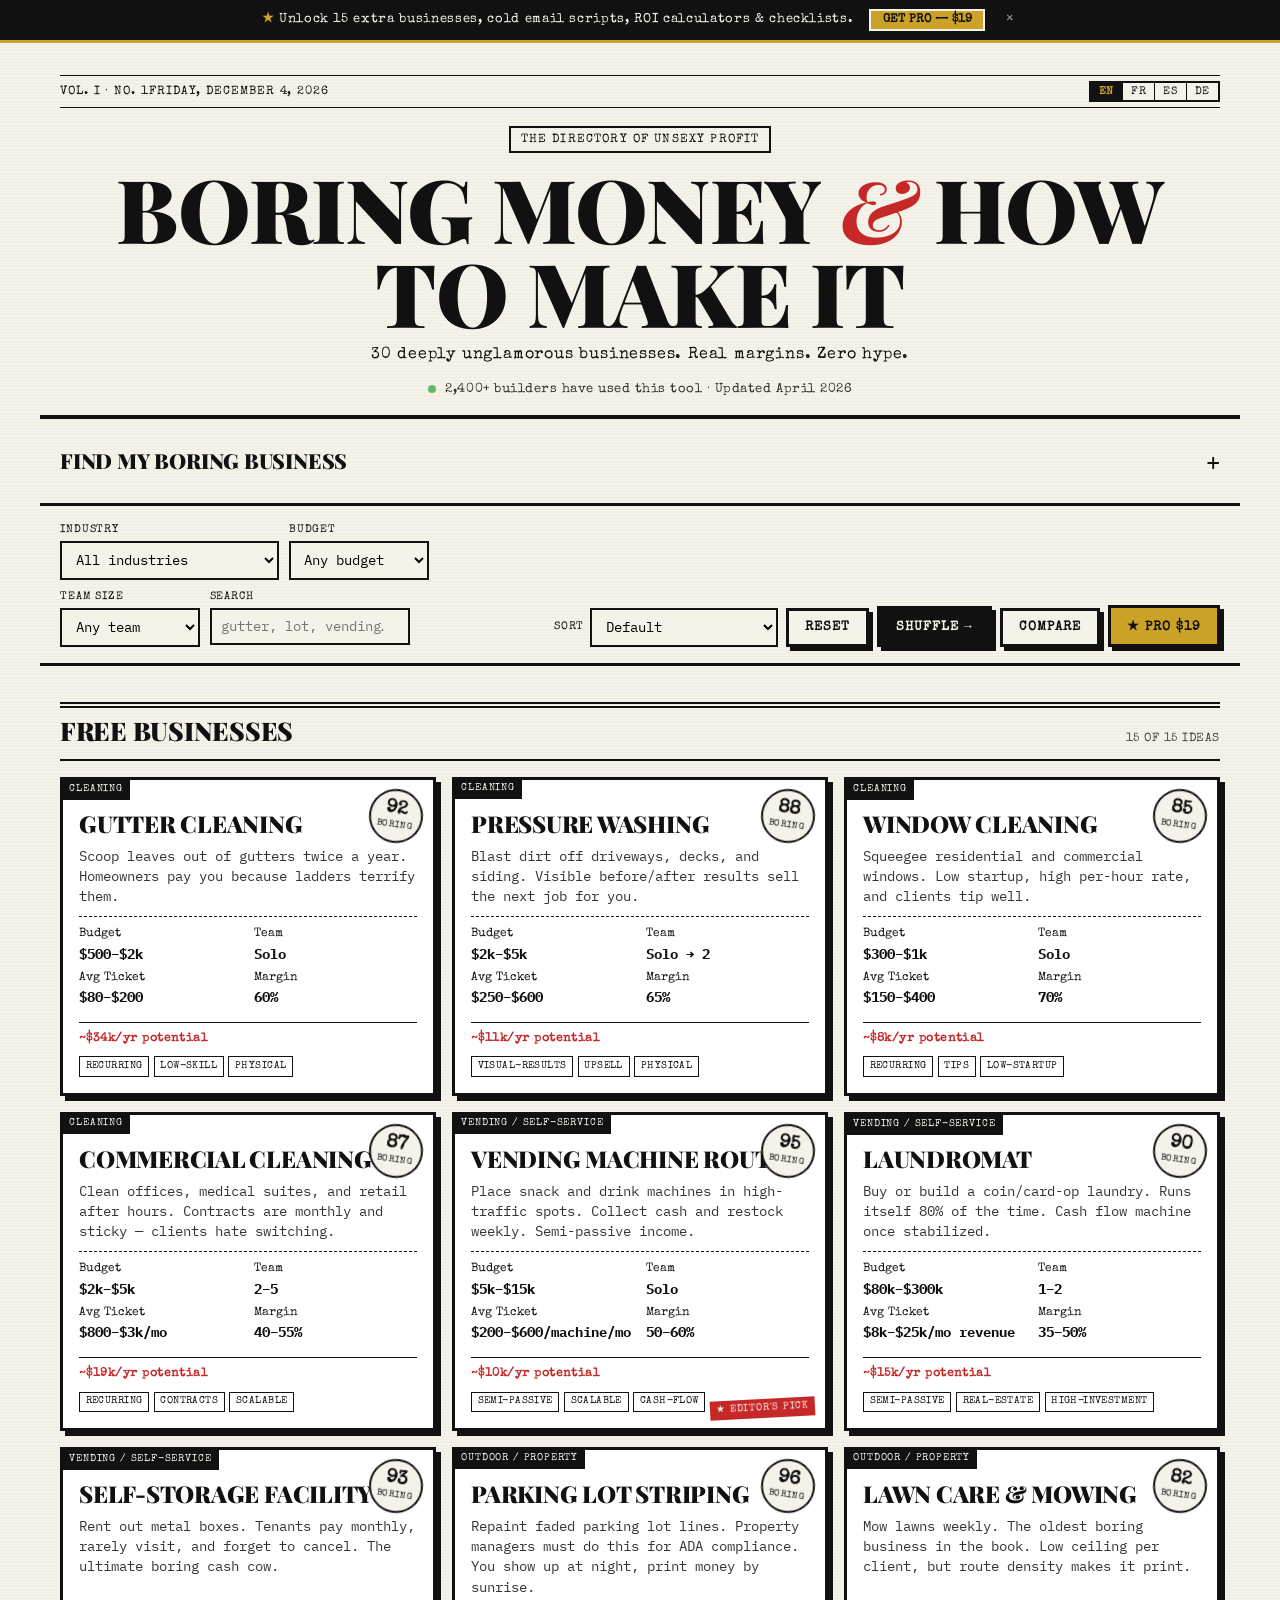
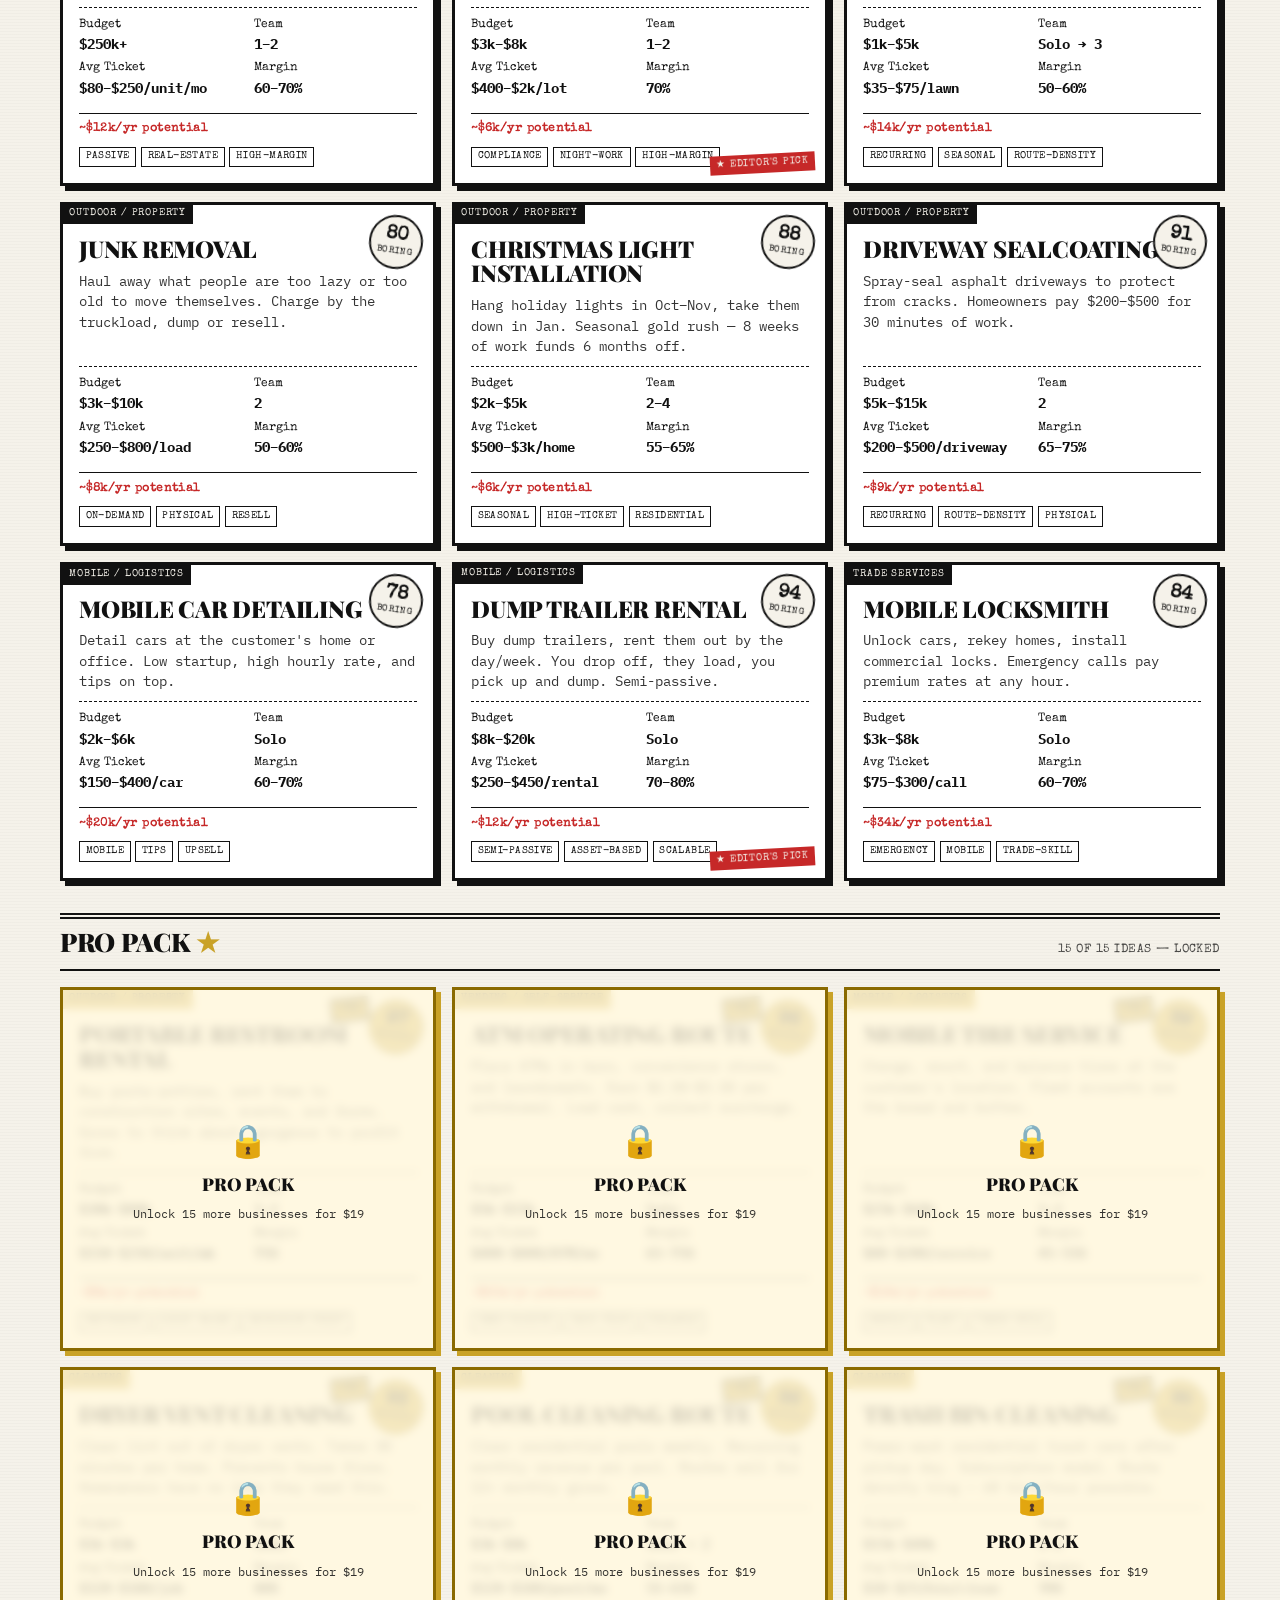
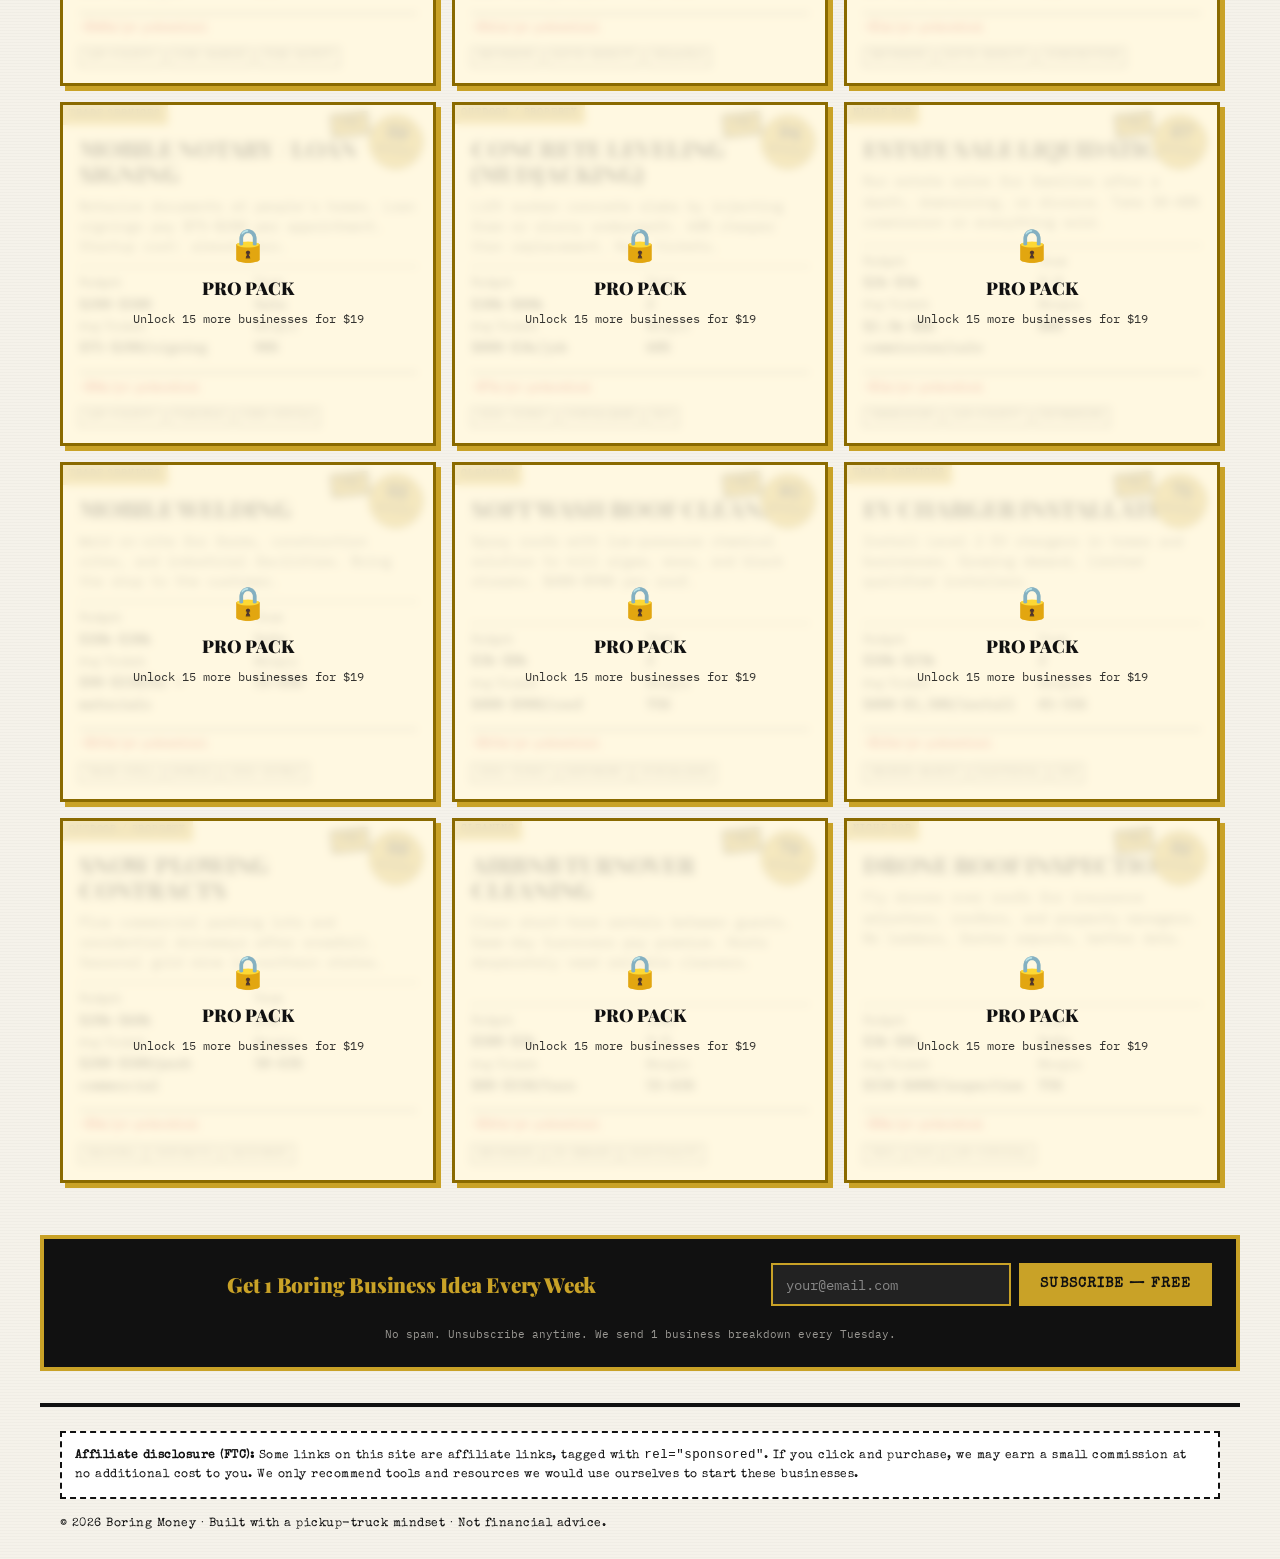
<file: boring-money.html>
<!DOCTYPE html>
<html lang="en">
<head>
<meta charset="UTF-8">
<meta name="viewport" content="width=device-width,initial-scale=1">
<meta name="description" content="Boring Money — the directory of unsexy, unglamorous, deeply profitable businesses you can start with sweat and a pickup truck.">
<meta property="og:title" content="Boring Money — Unsexy Businesses That Print Cash">
<meta property="og:description" content="30 deeply unglamorous businesses with real margins, startup costs, and step-by-step plans. No SaaS. No AI. Just gutters, vending machines, and parking lots.">
<meta property="og:type" content="website">
<meta property="og:image" content="https://via.placeholder.com/1200x630/111111/c9a227?text=BORING+MONEY">
<meta name="twitter:card" content="summary_large_image">
<meta name="twitter:title" content="Boring Money — Unsexy Businesses That Print Cash">
<meta name="twitter:description" content="30 boring businesses with real numbers. Gutter cleaning ($75/hr). Parking lot striping ($200/hr). Vending routes ($5k/mo). Free tool.">
<title>BORING MONEY — Unsexy Businesses That Print Cash</title>
<link rel="preconnect" href="https://fonts.googleapis.com">
<link rel="preconnect" href="https://fonts.gstatic.com" crossorigin>
<link href="https://fonts.googleapis.com/css2?family=Playfair+Display:wght@700;900&family=Special+Elite&family=IBM+Plex+Mono:wght@400;600;700&display=swap" rel="stylesheet">
<style>
/* ============================================================
   BORING MONEY — brutalist newspaper aesthetic
   Free = black ink on newsprint cream.
   Pro  = gold-leaf premium treatment (stacked, not replacing).
   ============================================================ */

*,*::before,*::after{box-sizing:border-box;margin:0;padding:0}
html{scroll-behavior:smooth}
body{
  font-family:'IBM Plex Mono',ui-monospace,Menlo,monospace;
  background:#f5f2ea;
  color:#111;
  line-height:1.5;
  min-height:100vh;
  -webkit-font-smoothing:antialiased;
  background-image:
    repeating-linear-gradient(0deg, rgba(0,0,0,0.018) 0 1px, transparent 1px 3px);
}
a{color:inherit;text-decoration:underline;text-underline-offset:3px;text-decoration-thickness:2px}
a:hover{background:#111;color:#f5f2ea}
button{font-family:inherit;cursor:pointer;background:none;border:none;color:inherit}
h1,h2,h3,h4{font-family:'Playfair Display',Georgia,serif;font-weight:900;letter-spacing:-0.01em;line-height:1.05}
.meta{font-family:'Special Elite',monospace;letter-spacing:0.04em;text-transform:uppercase;font-size:.78rem}

/* ---------- Language switcher ---------- */
.lang-switcher{
  display:flex;gap:0;border:2px solid #111;margin-left:auto;
}
.lang-switcher button{
  padding:.2rem .5rem;font-family:'Special Elite',monospace;font-size:.7rem;
  letter-spacing:.06em;border:none;border-right:1px solid #111;
  background:#f5f2ea;color:#111;text-transform:uppercase;
}
.lang-switcher button:last-child{border-right:none}
.lang-switcher button.active{background:#111;color:#c9a227;font-weight:700}
.lang-switcher button:hover:not(.active){background:#ddd}

/* ---------- Pro banner (sticky, subtle) ---------- */
.pro-banner{
  position:sticky;top:0;z-index:50;
  background:#111;color:#f5f2ea;
  border-bottom:3px solid #c9a227;
  font-family:'Special Elite',monospace;
  font-size:.82rem;letter-spacing:.05em;
  padding:.55rem 1rem;
  display:flex;align-items:center;justify-content:center;gap:1rem;flex-wrap:wrap;
}
.pro-banner .gold{color:#c9a227;font-weight:700}
.pro-banner button.cta{
  background:#c9a227;color:#111;padding:.2rem .7rem;border:2px solid #f5f2ea;
  font-weight:700;text-transform:uppercase;font-size:.75rem;
}
.pro-banner button.cta:hover{background:#f5f2ea;color:#111;border-color:#c9a227}
.pro-banner .dismiss{opacity:.6;font-size:1rem;padding:0 .3rem}
.pro-banner .dismiss:hover{opacity:1;background:none;color:#c9a227}
body.is-pro .pro-banner{background:#c9a227;color:#111;border-bottom-color:#111}
body.is-pro .pro-banner .gold{color:#111}
body.is-pro .pro-banner button.cta{display:none}

/* ---------- Masthead (newspaper-style header) ---------- */
.masthead{
  max-width:1200px;margin:0 auto;padding:2rem 1.25rem 1rem;
  border-bottom:4px solid #111;text-align:center;
}
.masthead .dateline{
  display:flex;justify-content:space-between;align-items:center;
  border-top:1px solid #111;border-bottom:1px solid #111;
  padding:.3rem 0;margin-bottom:1rem;
  font-family:'Special Elite',monospace;font-size:.72rem;letter-spacing:.08em;text-transform:uppercase;
}
.masthead h1{
  font-size:clamp(2.4rem,8vw,5.5rem);
  line-height:.95;
  text-transform:uppercase;
}
.masthead h1 .amp{font-style:italic;font-weight:700;color:#c62828}
.masthead .tagline{
  font-family:'Special Elite',monospace;
  margin-top:.6rem;font-size:1rem;letter-spacing:.05em;
}
.masthead .kicker{
  display:inline-block;border:2px solid #111;padding:.2rem .6rem;margin-bottom:.8rem;
  font-family:'Special Elite',monospace;text-transform:uppercase;font-size:.72rem;letter-spacing:.1em;
}

/* ---------- Toolbar (filters + shuffle + pro unlock) ---------- */
.toolbar{
  max-width:1200px;margin:0 auto;padding:1rem 1.25rem;
  border-bottom:3px solid #111;
  display:grid;
  grid-template-columns:1fr auto;
  gap:1rem;align-items:end;
}
.filters{display:flex;flex-wrap:wrap;gap:.6rem}
.filters label{
  display:flex;flex-direction:column;gap:.15rem;
  font-family:'Special Elite',monospace;font-size:.7rem;letter-spacing:.08em;text-transform:uppercase;
}
.filters select,.filters input[type=search]{
  font-family:'IBM Plex Mono',monospace;font-size:.85rem;
  background:#f5f2ea;border:2px solid #111;padding:.45rem .6rem;min-width:140px;
  border-radius:0;
}
.filters input[type=search]{min-width:200px}
.filters select:focus,.filters input[type=search]:focus{outline:3px solid #c62828;outline-offset:-2px}
.actions{display:flex;gap:.5rem;flex-wrap:wrap;justify-content:flex-end;align-items:flex-end}
.btn{
  font-family:'Special Elite',monospace;
  text-transform:uppercase;letter-spacing:.08em;
  padding:.6rem 1rem;border:3px solid #111;background:#f5f2ea;color:#111;
  font-size:.8rem;font-weight:700;
  box-shadow:4px 4px 0 #111;
  transition:transform .08s ease, box-shadow .08s ease;
}
.btn:hover{transform:translate(2px,2px);box-shadow:2px 2px 0 #111}
.btn:active{transform:translate(4px,4px);box-shadow:0 0 0 #111}
.btn-primary{background:#111;color:#f5f2ea}
.btn-gold{background:#c9a227;color:#111;border-color:#111;box-shadow:4px 4px 0 #111}
.btn-gold:hover{background:#b9901c}
.btn-danger{background:#c62828;color:#f5f2ea}

/* ---------- Grid of cards ---------- */
.grid{
  max-width:1200px;margin:0 auto;padding:1.25rem;
  display:grid;gap:1rem;
  grid-template-columns:repeat(auto-fill,minmax(280px,1fr));
}
.grid-heading{
  grid-column:1/-1;
  display:flex;align-items:baseline;justify-content:space-between;gap:1rem;
  border-top:6px double #111;border-bottom:2px solid #111;
  padding:.6rem 0;margin-top:1rem;
}
.grid-heading h2{font-size:1.6rem;text-transform:uppercase}
.grid-heading .meta{opacity:.75}

/* ---------- Business card ---------- */
.card{
  background:#fff;border:3px solid #111;
  padding:1rem;position:relative;
  display:flex;flex-direction:column;gap:.6rem;
  box-shadow:5px 5px 0 #111;
  transition:transform .1s ease, box-shadow .1s ease;
  cursor:pointer;
  min-height:260px;
}
.card:hover{transform:translate(-2px,-2px);box-shadow:7px 7px 0 #111}
.card .industry-tag{
  position:absolute;top:-1px;left:-1px;
  background:#111;color:#f5f2ea;
  font-family:'Special Elite',monospace;font-size:.65rem;
  padding:.15rem .45rem;letter-spacing:.08em;text-transform:uppercase;
}
.card h3{font-size:1.45rem;line-height:1.05;padding-top:1rem;text-transform:uppercase}
.card .desc{font-size:.85rem;opacity:.85;flex:1}
.card .stats{
  display:grid;grid-template-columns:repeat(2,1fr);gap:.3rem .8rem;
  font-size:.72rem;font-family:'Special Elite',monospace;
  border-top:1px dashed #111;padding-top:.5rem;
}
.card .stats b{font-family:'IBM Plex Mono',monospace;font-weight:700;display:block;font-size:.9rem}
.card .tags{display:flex;flex-wrap:wrap;gap:.3rem}
.card .tag{
  font-family:'Special Elite',monospace;font-size:.65rem;
  border:1.5px solid #111;padding:.08rem .35rem;text-transform:uppercase;letter-spacing:.04em;
}
.card .score-stamp{
  position:absolute;top:.6rem;right:.6rem;
  width:54px;height:54px;border-radius:50%;
  border:2.5px solid #111;
  display:flex;flex-direction:column;align-items:center;justify-content:center;
  font-family:'Special Elite',monospace;
  transform:rotate(8deg);
  background:#f5f2ea;
}
.card .score-stamp .n{font-size:1.2rem;font-weight:700;line-height:1}
.card .score-stamp .l{font-size:.55rem;letter-spacing:.06em}

/* Pro-only cards: gold treatment + lock */
.card.pro{
  background:#fff8e1;border-color:#8a6a00;
  box-shadow:5px 5px 0 #c9a227;
}
.card.pro:hover{box-shadow:7px 7px 0 #c9a227}
.card.pro .industry-tag{background:#c9a227;color:#111}
.card.pro .score-stamp{border-color:#8a6a00;background:#c9a227;color:#111}
.card.pro .pro-badge{
  position:absolute;top:.5rem;right:4rem;
  background:#c9a227;color:#111;
  font-family:'Special Elite',monospace;font-size:.65rem;
  padding:.1rem .4rem;border:2px solid #111;
  transform:rotate(-6deg);letter-spacing:.1em;font-weight:700;
}
.card.locked{position:relative;overflow:hidden}
.card.locked .lock-overlay{
  position:absolute;inset:0;
  background:rgba(255,248,225,0.82);
  backdrop-filter:blur(4px);-webkit-backdrop-filter:blur(4px);
  display:flex;flex-direction:column;align-items:center;justify-content:center;gap:.7rem;
  text-align:center;padding:1rem;
}
.card.locked .lock-overlay .lock-icon{font-size:2rem}
.card.locked .lock-overlay h4{font-family:'Playfair Display',serif;font-size:1.1rem;text-transform:uppercase}
.card.locked .lock-overlay p{font-size:.78rem;opacity:.85}
body.is-pro .card.locked .lock-overlay{display:none}

/* ---------- Modal ---------- */
.modal-backdrop{
  position:fixed;inset:0;background:rgba(17,17,17,.75);
  display:none;align-items:flex-start;justify-content:center;
  padding:2rem 1rem;z-index:100;overflow-y:auto;
}
.modal-backdrop.open{display:flex}
.modal{
  background:#f5f2ea;border:4px solid #111;
  max-width:820px;width:100%;
  box-shadow:12px 12px 0 #111;
  position:relative;
}
.modal-head{
  background:#111;color:#f5f2ea;
  padding:1rem 1.25rem;
  display:flex;justify-content:space-between;align-items:flex-start;gap:1rem;
  border-bottom:4px solid #c62828;
}
.modal-head h2{font-size:clamp(1.5rem,3.5vw,2.3rem);text-transform:uppercase;line-height:1}
.modal-head .sub{font-family:'Special Elite',monospace;font-size:.78rem;letter-spacing:.08em;opacity:.8;margin-top:.3rem}
.modal-close{
  background:#c62828;color:#f5f2ea;font-size:1.3rem;
  width:2rem;height:2rem;line-height:1;
  border:2px solid #f5f2ea;flex-shrink:0;
}
.modal-close:hover{background:#f5f2ea;color:#c62828;border-color:#c62828}
.modal-body{padding:1.25rem}
.modal-body section{border-top:2px solid #111;padding:1rem 0;margin-top:1rem}
.modal-body section:first-child{border-top:none;margin-top:0;padding-top:0}
.modal-body h3{
  font-size:1.25rem;margin-bottom:.6rem;text-transform:uppercase;
  display:flex;align-items:center;gap:.6rem;
}
.modal-body h3::before{content:"§";color:#c62828}
.modal-body .stat-row{
  display:grid;grid-template-columns:repeat(auto-fit,minmax(140px,1fr));gap:.6rem;
}
.modal-body .stat-box{
  background:#fff;border:2.5px solid #111;padding:.6rem;
}
.modal-body .stat-box .l{font-family:'Special Elite',monospace;font-size:.65rem;letter-spacing:.08em;text-transform:uppercase;opacity:.8}
.modal-body .stat-box .v{font-family:'Playfair Display',serif;font-weight:900;font-size:1.2rem;line-height:1.1}
.modal-body ol{padding-left:1.2rem;display:flex;flex-direction:column;gap:.35rem}
.modal-body ol li{font-size:.88rem}
.modal-body .aff-list{display:flex;flex-direction:column;gap:.55rem;margin-top:.4rem}
.modal-body .aff-item{
  border:2px solid #111;background:#fff;padding:.6rem .8rem;
  display:flex;justify-content:space-between;align-items:center;gap:.8rem;
  font-size:.85rem;
}
.modal-body .aff-item .aff-disclosure{font-family:'Special Elite',monospace;font-size:.62rem;opacity:.7}
.modal-body .aff-cta{
  background:#111;color:#f5f2ea;padding:.3rem .7rem;
  text-decoration:none;font-family:'Special Elite',monospace;font-size:.75rem;letter-spacing:.06em;text-transform:uppercase;
  border:2px solid #111;flex-shrink:0;
}
.modal-body .aff-cta:hover{background:#c9a227;color:#111}

/* Pro sections inside modal */
.pro-section{
  background:#fff8e1;border:3px solid #c9a227;
  padding:1rem;margin-top:1rem;position:relative;
}
.pro-section::before{
  content:"PRO";position:absolute;top:-12px;left:1rem;
  background:#c9a227;color:#111;font-family:'Special Elite',monospace;
  padding:.1rem .5rem;border:2px solid #111;font-weight:700;letter-spacing:.12em;font-size:.7rem;
}
.pro-section h3::before{content:"★";color:#c9a227}
.pro-locked{
  position:relative;min-height:80px;
  background:repeating-linear-gradient(45deg,#fff8e1 0 10px,#f3e4a8 10px 20px);
  border:3px dashed #8a6a00;
  padding:1.2rem;text-align:center;
  font-family:'Special Elite',monospace;
}
.pro-locked strong{display:block;font-size:1rem;margin-bottom:.3rem}
body.is-pro .pro-locked{display:none}
body:not(.is-pro) .pro-content{display:none}

/* ROI calculator */
.roi-calc{display:grid;grid-template-columns:repeat(auto-fit,minmax(180px,1fr));gap:.7rem;margin-top:.6rem}
.roi-input{display:flex;flex-direction:column;gap:.2rem}
.roi-input label{font-family:'Special Elite',monospace;font-size:.7rem;letter-spacing:.06em;text-transform:uppercase}
.roi-input input{
  font-family:'IBM Plex Mono',monospace;font-size:.95rem;
  background:#fff;border:2px solid #111;padding:.4rem .5rem;border-radius:0;
}
.roi-output{
  margin-top:.8rem;background:#111;color:#c9a227;padding:.8rem;
  display:grid;grid-template-columns:repeat(auto-fit,minmax(160px,1fr));gap:.6rem;
}
.roi-output .o{border-left:3px solid #c9a227;padding-left:.5rem}
.roi-output .o .l{font-family:'Special Elite',monospace;font-size:.65rem;letter-spacing:.06em;text-transform:uppercase;color:#f5f2ea;opacity:.7}
.roi-output .o .v{font-family:'Playfair Display',serif;font-weight:900;font-size:1.4rem;color:#c9a227}

/* Email template */
.email-tpl{background:#111;color:#f5f2ea;border:3px solid #c9a227;padding:1rem;font-size:.82rem;white-space:pre-wrap}
.email-tpl .subj{color:#c9a227;font-weight:700;margin-bottom:.5rem}

/* Checklist */
.checklist{list-style:none;padding:0;display:flex;flex-direction:column;gap:.3rem}
.checklist li{
  display:flex;align-items:flex-start;gap:.5rem;
  padding:.35rem .5rem;border:2px solid #111;background:#fff;font-size:.85rem;
}
.checklist li input[type=checkbox]{accent-color:#c9a227;transform:scale(1.2);margin-top:.2rem;flex-shrink:0}
.checklist li.done{text-decoration:line-through;opacity:.55;background:#fff8e1}

/* ---------- Unlock modal ---------- */
.unlock-modal .modal{max-width:520px}
.unlock-modal .price{
  font-family:'Playfair Display',serif;font-weight:900;font-size:3rem;line-height:1;color:#c9a227;
  display:flex;align-items:baseline;gap:.4rem;
}
.unlock-modal .price small{font-size:1rem;color:#f5f2ea;font-family:'Special Elite',monospace}
.unlock-modal ul{list-style:none;padding:0;display:flex;flex-direction:column;gap:.4rem;margin:1rem 0}
.unlock-modal ul li{
  padding-left:1.8rem;position:relative;font-size:.9rem;
}
.unlock-modal ul li::before{
  content:"★";position:absolute;left:0;top:0;
  color:#c9a227;font-size:1.2rem;line-height:1;
}

/* ---------- Footer / disclosure ---------- */
footer.site-footer{
  max-width:1200px;margin:2rem auto 0;padding:1.5rem 1.25rem;
  border-top:4px solid #111;
  font-family:'Special Elite',monospace;font-size:.78rem;letter-spacing:.04em;
  display:grid;gap:1rem;
}
.disclosure{
  border:2px dashed #111;padding:.8rem;background:#fff;
}

/* ---------- Toast ---------- */
.toast{
  position:fixed;bottom:1rem;left:50%;transform:translateX(-50%);
  background:#111;color:#c9a227;padding:.7rem 1.2rem;
  border:3px solid #c9a227;font-family:'Special Elite',monospace;letter-spacing:.08em;
  z-index:200;font-size:.85rem;
  animation:toast-in .25s ease;
}
@keyframes toast-in{from{transform:translate(-50%,20px);opacity:0}to{transform:translate(-50%,0);opacity:1}}

/* ---------- Empty state ---------- */
.empty-state{
  grid-column:1/-1;padding:3rem;text-align:center;
  border:3px dashed #111;background:#fff;
  font-family:'Special Elite',monospace;
}

/* ---------- Responsive ---------- */
@media(max-width:720px){
  .toolbar{grid-template-columns:1fr}
  .actions{justify-content:flex-start}
  .masthead h1{font-size:clamp(2.2rem,10vw,4rem)}
  .modal-body{padding:1rem}
  .card{min-height:auto}
  .filters select,.filters input[type=search]{min-width:0;width:100%}
  .filters label{flex:1 1 40%}
}

@media print{
  .pro-banner,.toolbar,footer,.modal-close,.btn{display:none!important}
  .modal-backdrop{position:static;background:none;padding:0}
  .modal{box-shadow:none;border:2px solid #111;max-width:100%}
  body{background:#fff}
}

/* ---------- Card entrance animation ---------- */
.card{opacity:0;transform:translateY(20px);animation:card-in .4s ease forwards}
@keyframes card-in{to{opacity:1;transform:translateY(0)}}
.grid .card:nth-child(2){animation-delay:.05s}
.grid .card:nth-child(3){animation-delay:.1s}
.grid .card:nth-child(4){animation-delay:.15s}
.grid .card:nth-child(5){animation-delay:.2s}
.grid .card:nth-child(6){animation-delay:.25s}
.grid .card:nth-child(7){animation-delay:.3s}
.grid .card:nth-child(8){animation-delay:.35s}

/* ---------- Editor's picks badge ---------- */
.card .picks-badge{
  position:absolute;bottom:.6rem;right:.6rem;
  background:#c62828;color:#f5f2ea;
  font-family:'Special Elite',monospace;font-size:.6rem;
  padding:.15rem .4rem;letter-spacing:.08em;text-transform:uppercase;
  transform:rotate(-3deg);
}

/* ---------- Annual income estimate ---------- */
.card .income-est{
  font-family:'Special Elite',monospace;font-size:.72rem;
  color:#c62828;font-weight:700;letter-spacing:.04em;
  border-top:1px solid #111;padding-top:.4rem;margin-top:.3rem;
}

/* ---------- Email capture ---------- */
.email-capture{
  max-width:1200px;margin:2rem auto;padding:1.5rem;
  background:#111;color:#f5f2ea;border:4px solid #c9a227;
  display:flex;flex-wrap:wrap;align-items:center;gap:1rem;
  justify-content:center;text-align:center;
}
.email-capture h3{font-size:1.3rem;color:#c9a227;flex:1 1 300px}
.email-capture form{display:flex;gap:.5rem;flex-wrap:wrap;justify-content:center}
.email-capture input[type=email]{
  font-family:'IBM Plex Mono',monospace;font-size:.9rem;
  padding:.6rem .8rem;border:2px solid #c9a227;background:#222;color:#f5f2ea;
  min-width:240px;border-radius:0;
}
.email-capture input[type=email]::placeholder{color:#888}
.email-capture button{
  background:#c9a227;color:#111;border:2px solid #c9a227;
  padding:.6rem 1.2rem;font-family:'Special Elite',monospace;
  font-size:.85rem;letter-spacing:.08em;text-transform:uppercase;font-weight:700;
}
.email-capture button:hover{background:#f5f2ea;color:#111}
.email-capture .small{flex:1 1 100%;font-size:.7rem;opacity:.6;margin-top:.3rem}

/* ---------- Scroll to top ---------- */
.scroll-top{
  position:fixed;bottom:1.5rem;right:1.5rem;
  background:#111;color:#c9a227;border:3px solid #c9a227;
  width:44px;height:44px;font-size:1.2rem;
  display:none;align-items:center;justify-content:center;
  box-shadow:4px 4px 0 #c9a227;z-index:40;
  transition:transform .1s;
}
.scroll-top:hover{transform:translate(2px,2px);box-shadow:2px 2px 0 #c9a227}
.scroll-top.visible{display:flex}

/* ---------- Social proof ---------- */
.social-proof{
  display:flex;align-items:center;justify-content:center;gap:.6rem;
  margin-top:.8rem;font-family:'Special Elite',monospace;font-size:.8rem;
  letter-spacing:.04em;opacity:.85;
}
.social-proof .dot{width:8px;height:8px;border-radius:50%;background:#4caf50;animation:pulse 2s infinite}
@keyframes pulse{0%,100%{opacity:1}50%{opacity:.4}}

/* ---------- Quiz wizard ---------- */
.quiz{
  max-width:1200px;margin:0 auto;padding:1.5rem 1.25rem;
  border-bottom:3px solid #111;
}
.quiz-header{
  display:flex;align-items:center;justify-content:space-between;gap:1rem;
  cursor:pointer;
}
.quiz-header h2{font-size:1.3rem;text-transform:uppercase}
.quiz-header .toggle{font-size:1.5rem;transition:transform .2s}
.quiz-header .toggle.open{transform:rotate(45deg)}
.quiz-body{display:none;margin-top:1rem}
.quiz-body.open{display:block}
.quiz-step{display:none}
.quiz-step.active{display:block}
.quiz-q{font-family:'Playfair Display',serif;font-size:1.2rem;margin-bottom:.8rem}
.quiz-options{display:flex;flex-wrap:wrap;gap:.6rem}
.quiz-opt{
  flex:1 1 140px;
  border:3px solid #111;background:#fff;padding:.8rem;
  text-align:center;font-family:'Special Elite',monospace;
  font-size:.85rem;letter-spacing:.04em;
  transition:all .15s;cursor:pointer;
}
.quiz-opt:hover{background:#111;color:#f5f2ea;transform:translate(-2px,-2px);box-shadow:4px 4px 0 #111}
.quiz-opt.selected{background:#c9a227;color:#111;border-color:#111;box-shadow:4px 4px 0 #111}
.quiz-progress{display:flex;gap:.4rem;margin-bottom:1rem}
.quiz-progress span{flex:1;height:4px;background:#ddd;border:1px solid #111}
.quiz-progress span.done{background:#c9a227}
.quiz-progress span.current{background:#c62828}
.quiz-result{
  border:4px solid #c9a227;background:#fff8e1;padding:1.5rem;text-align:center;
  margin-top:1rem;
}
.quiz-result h3{font-size:1.8rem;color:#111;margin-bottom:.4rem}
.quiz-result .match{font-family:'Special Elite',monospace;font-size:.85rem;color:#c62828}
.quiz-result .quiz-cta{margin-top:1rem}

/* ---------- Sort dropdown ---------- */
.sort-group{
  display:flex;align-items:center;gap:.4rem;
  font-family:'Special Elite',monospace;font-size:.7rem;text-transform:uppercase;letter-spacing:.06em;
}
.sort-group select{
  font-family:'IBM Plex Mono',monospace;font-size:.85rem;
  background:#f5f2ea;border:2px solid #111;padding:.45rem .6rem;border-radius:0;
}

/* ---------- Active filter chips ---------- */
.filter-chips{
  max-width:1200px;margin:0 auto;padding:.5rem 1.25rem;
  display:flex;flex-wrap:wrap;gap:.4rem;
}
.filter-chips:empty{display:none}
.chip{
  font-family:'Special Elite',monospace;font-size:.72rem;letter-spacing:.06em;text-transform:uppercase;
  background:#111;color:#f5f2ea;padding:.25rem .6rem;
  display:flex;align-items:center;gap:.4rem;
  border:2px solid #111;
}
.chip .x{cursor:pointer;color:#c9a227;font-size:.9rem;line-height:1}
.chip .x:hover{color:#c62828}

/* ---------- Modal slide-up animation ---------- */
.modal-backdrop .modal{
  transform:translateY(30px);opacity:0;
  transition:transform .25s ease, opacity .2s ease;
}
.modal-backdrop.open .modal{
  transform:translateY(0);opacity:1;
}

/* ---------- Similar businesses ---------- */
.similar{display:flex;gap:.6rem;overflow-x:auto;padding:.5rem 0}
.similar-card{
  flex:0 0 200px;border:2px solid #111;background:#fff;padding:.6rem;
  cursor:pointer;transition:transform .1s;
  font-size:.8rem;
}
.similar-card:hover{transform:translateY(-3px);box-shadow:3px 3px 0 #111}
.similar-card h4{font-family:'Playfair Display',serif;font-size:1rem;margin-bottom:.3rem}
.similar-card .s-meta{font-family:'Special Elite',monospace;font-size:.65rem;color:#555}

/* ---------- Share button ---------- */
.share-btn{
  display:inline-flex;align-items:center;gap:.4rem;
  background:#111;color:#c9a227;
  border:2px solid #c9a227;padding:.4rem .8rem;
  font-family:'Special Elite',monospace;font-size:.75rem;letter-spacing:.06em;
  cursor:pointer;text-transform:uppercase;
}
.share-btn:hover{background:#c9a227;color:#111}

/* ---------- Compare mode ---------- */
.compare-bar{
  position:fixed;bottom:0;left:0;right:0;
  background:#111;color:#f5f2ea;border-top:3px solid #c9a227;
  padding:.6rem 1rem;
  display:none;align-items:center;justify-content:center;gap:1rem;
  z-index:60;font-family:'Special Elite',monospace;font-size:.82rem;
}
.compare-bar.visible{display:flex}
.compare-bar .names{color:#c9a227}
.compare-modal .compare-grid{
  display:grid;grid-template-columns:repeat(auto-fit,minmax(220px,1fr));gap:1rem;
}
.compare-modal .compare-col{
  border:3px solid #111;padding:1rem;background:#fff;
}
.compare-modal .compare-col h3{font-size:1.1rem;margin-bottom:.5rem;text-transform:uppercase}
.compare-modal .compare-row{
  display:flex;justify-content:space-between;padding:.3rem 0;
  border-bottom:1px dashed #ccc;font-size:.82rem;
}
.compare-modal .compare-row:last-child{border-bottom:none}
.compare-modal .compare-row .label{font-family:'Special Elite',monospace;font-size:.7rem;text-transform:uppercase;opacity:.7}
.compare-modal .compare-row .value{font-weight:700}

/* ---------- Mobile filter toggle ---------- */
.filter-toggle{
  display:none;
  background:#111;color:#f5f2ea;border:2px solid #111;
  padding:.5rem 1rem;width:100%;text-align:left;
  font-family:'Special Elite',monospace;font-size:.85rem;letter-spacing:.06em;
  justify-content:space-between;align-items:center;
}
.filter-toggle .arrow{transition:transform .2s}
.filter-toggle .arrow.open{transform:rotate(180deg)}

@media(max-width:720px){
  .filter-toggle{display:flex}
  .filters{display:none;flex-direction:column}
  .filters.mobile-open{display:flex}
  .toolbar{grid-template-columns:1fr}
  .actions{justify-content:flex-start}
  .masthead h1{font-size:clamp(2.2rem,10vw,4rem)}
  .modal-body{padding:1rem}
  .card{min-height:auto}
  .filters select,.filters input[type=search]{min-width:0;width:100%}
  .filters label{flex:1 1 40%}
  .email-capture{padding:1rem}
  .email-capture input[type=email]{min-width:0;width:100%}
  .quiz-opt{flex:1 1 100%}
  .compare-bar{flex-wrap:wrap;font-size:.72rem}
}
</style>
</head>
<body>

<!-- ================= STICKY PRO BANNER ================= -->
<div class="pro-banner" id="proBanner" role="complementary">
  <span><span class="gold">★</span> Unlock 15 extra businesses, cold email scripts, ROI calculators & checklists.</span>
  <button class="cta" data-action="open-unlock">Get Pro — $19</button>
  <button class="dismiss" aria-label="Dismiss" data-action="dismiss-banner">×</button>
</div>

<!-- ================= MASTHEAD ================= -->
<header class="masthead">
  <div class="dateline">
    <span>Vol. I · No. 1</span>
    <span id="todayDate">—</span>
    <div class="lang-switcher">
      <button class="active" data-lang="en">EN</button>
      <button data-lang="fr">FR</button>
      <button data-lang="es">ES</button>
      <button data-lang="de">DE</button>
    </div>
  </div>
  <span class="kicker">The Directory of Unsexy Profit</span>
  <h1>Boring Money <span class="amp">&amp;</span> How to Make It</h1>
  <p class="tagline">30 deeply unglamorous businesses. Real margins. Zero hype.</p>
  <div class="social-proof"><span class="dot"></span> 2,400+ builders have used this tool · Updated April 2026</div>
</header>

<!-- ================= QUIZ ================= -->
<div class="quiz" id="quiz">
  <div class="quiz-header" id="quizToggle">
    <h2>Find My Boring Business</h2>
    <span class="toggle" id="quizArrow">+</span>
  </div>
  <div class="quiz-body" id="quizBody">
    <div class="quiz-progress"><span id="qp1"></span><span id="qp2"></span><span id="qp3"></span></div>
    <div class="quiz-step active" id="qs1">
      <p class="quiz-q">How much can you invest to start?</p>
      <div class="quiz-options">
        <div class="quiz-opt" data-step="1" data-val="low">Under $5k</div>
        <div class="quiz-opt" data-step="1" data-val="mid">$5k – $25k</div>
        <div class="quiz-opt" data-step="1" data-val="high">$25k+</div>
      </div>
    </div>
    <div class="quiz-step" id="qs2">
      <p class="quiz-q">Do you want to work alone or with a team?</p>
      <div class="quiz-options">
        <div class="quiz-opt" data-step="2" data-val="solo">Solo — just me</div>
        <div class="quiz-opt" data-step="2" data-val="small">Small crew (2–4)</div>
        <div class="quiz-opt" data-step="2" data-val="any">Don't care</div>
      </div>
    </div>
    <div class="quiz-step" id="qs3">
      <p class="quiz-q">What kind of work appeals to you?</p>
      <div class="quiz-options">
        <div class="quiz-opt" data-step="3" data-val="physical">Physical / outdoors</div>
        <div class="quiz-opt" data-step="3" data-val="mobile">Driving / mobile service</div>
        <div class="quiz-opt" data-step="3" data-val="passive">Semi-passive / assets</div>
        <div class="quiz-opt" data-step="3" data-val="any">Anything that pays</div>
      </div>
    </div>
    <div class="quiz-step" id="qs-result"></div>
  </div>
</div>

<!-- ================= TOOLBAR (filters + actions) ================= -->
<div class="toolbar">
  <button class="filter-toggle" id="filterToggle">
    Filters <span class="arrow" id="filterArrow">▼</span>
  </button>
  <div class="filters" id="filters">
    <label>Industry
      <select id="f-industry">
        <option value="">All industries</option>
        <option value="cleaning">Cleaning</option>
        <option value="vending">Vending / Self-service</option>
        <option value="outdoor">Outdoor / Property</option>
        <option value="trade">Trade services</option>
        <option value="logistics">Mobile / Logistics</option>
        <option value="niche">Niche B2B</option>
      </select>
    </label>
    <label>Budget
      <select id="f-budget">
        <option value="">Any budget</option>
        <option value="low">Under $5k</option>
        <option value="mid">$5k – $25k</option>
        <option value="high">$25k +</option>
      </select>
    </label>
    <label>Team size
      <select id="f-team">
        <option value="">Any team</option>
        <option value="solo">Solo</option>
        <option value="small">2–4 people</option>
        <option value="larger">5+ people</option>
      </select>
    </label>
    <label>Search
      <input id="f-search" type="search" placeholder="gutter, lot, vending…">
    </label>
  </div>
  <div class="actions">
    <div class="sort-group">
      <label>Sort</label>
      <select id="f-sort">
        <option value="">Default</option>
        <option value="boring-desc">Most Boring</option>
        <option value="boring-asc">Least Boring</option>
        <option value="budget-asc">Budget: Low → High</option>
        <option value="budget-desc">Budget: High → Low</option>
      </select>
    </div>
    <button class="btn" data-action="reset">Reset</button>
    <button class="btn btn-primary" data-action="shuffle">Shuffle →</button>
    <button class="btn" data-action="toggle-compare" id="compareToggleBtn">Compare</button>
    <button class="btn btn-gold" data-action="open-unlock" id="unlockBtn">★ Pro $19</button>
  </div>
</div>

<!-- ================= FILTER CHIPS ================= -->
<div class="filter-chips" id="filterChips"></div>

<!-- ================= CARDS GRID (populated by JS) ================= -->
<main class="grid" id="grid" aria-live="polite"></main>

<!-- ================= DETAIL MODAL (populated by JS) ================= -->
<div class="modal-backdrop" id="modal" role="dialog" aria-modal="true" aria-labelledby="modalTitle">
  <div class="modal">
    <div class="modal-head">
      <div>
        <h2 id="modalTitle">—</h2>
        <div class="sub" id="modalSub">—</div>
      </div>
      <button class="modal-close" data-action="close-modal" aria-label="Close">×</button>
    </div>
    <div class="modal-body" id="modalBody"></div>
  </div>
</div>

<!-- ================= UNLOCK MODAL ================= -->
<div class="modal-backdrop unlock-modal" id="unlockModal" role="dialog" aria-modal="true">
  <div class="modal">
    <div class="modal-head">
      <div>
        <h2>Unlock The Pro Pack</h2>
        <div class="sub">One-time purchase · Lifetime updates</div>
      </div>
      <button class="modal-close" data-action="close-unlock" aria-label="Close">×</button>
    </div>
    <div class="modal-body">
      <div class="price">$19<small>/ one-time</small></div>
      <ul>
        <li>15 additional boring businesses (porta-potty rental, ATM routes, concrete leveling…)</li>
        <li>1 cold email template per industry (6 tested scripts)</li>
        <li>ROI calculator embedded on the top 5 businesses</li>
        <li>12-step startup checklist per business</li>
        <li>Lifetime free updates — new businesses added monthly</li>
      </ul>
      <!-- AFFILIATE: gumroad-pro-pack -->
      <a class="btn btn-gold" href="#" data-aff="gumroad-pro-pack" rel="nofollow" style="display:block;text-align:center;text-decoration:none;padding:.9rem 1rem;font-size:1rem">
        Buy on Gumroad — $19 →
      </a>
      <p class="meta" style="margin-top:.8rem;opacity:.7;text-align:center">
        Already purchased? <button class="btn" style="padding:.35rem .6rem;box-shadow:none" data-action="simulate-pro">Simulate unlock (dev)</button>
      </p>
    </div>
  </div>
</div>

<!-- ================= EMAIL CAPTURE ================= -->
<div class="email-capture">
  <h3>Get 1 Boring Business Idea Every Week</h3>
  <form action="#" method="POST" id="emailForm">
    <input type="email" name="email" placeholder="your@email.com" required>
    <button type="submit">Subscribe — Free</button>
  </form>
  <p class="small">No spam. Unsubscribe anytime. We send 1 business breakdown every Tuesday.</p>
</div>

<!-- ================= COMPARE BAR ================= -->
<div class="compare-bar" id="compareBar">
  <span>Comparing: <span class="names" id="compareNames">—</span></span>
  <button class="btn btn-gold" data-action="view-compare" style="padding:.3rem .8rem;box-shadow:none">Compare Now</button>
  <button class="btn" data-action="clear-compare" style="padding:.3rem .8rem;box-shadow:none">Clear</button>
</div>

<!-- ================= COMPARE MODAL ================= -->
<div class="modal-backdrop compare-modal" id="compareModal" role="dialog" aria-modal="true">
  <div class="modal" style="max-width:960px">
    <div class="modal-head">
      <div><h2>Side-by-Side Comparison</h2></div>
      <button class="modal-close" data-action="close-compare" aria-label="Close">×</button>
    </div>
    <div class="modal-body" id="compareBody"></div>
  </div>
</div>

<!-- ================= SCROLL TO TOP ================= -->
<button class="scroll-top" id="scrollTop" aria-label="Scroll to top">↑</button>

<!-- ================= FOOTER ================= -->
<footer class="site-footer">
  <div class="disclosure">
    <strong>Affiliate disclosure (FTC):</strong>
    Some links on this site are affiliate links, tagged with <code>rel="sponsored"</code>.
    If you click and purchase, we may earn a small commission at no additional cost to you.
    We only recommend tools and resources we would use ourselves to start these businesses.
  </div>
  <div>
    © <span id="year">—</span> Boring Money · Built with a pickup-truck mindset · Not financial advice.
  </div>
</footer>


<script>
const BUSINESSES = [
{id:'gutter',name:'Gutter Cleaning',industry:'cleaning',industryLabel:'Cleaning',desc:'Scoop leaves out of gutters twice a year. Homeowners pay you because ladders terrify them.',format:'On-site service',budget:'$500–$2k',budgetTier:'low',team:'Solo',teamTier:'solo',boringScore:92,metrics:{ticket:'$80–$200',margin:'60%',frequency:'2×/yr/home'},tags:['recurring','low-skill','physical'],why:'Half of US homeowners cannot safely climb a 24ft ladder. The job is annoying enough nobody DIYs twice. 6 jobs per day in one neighborhood pays better than most tech salaries.',steps:['Buy a 28ft ladder, gutter scoop, leaf blower, tarps (~$700).','Get $1M general liability insurance (NEXT or Hiscox, ~$45/mo).','Door-hang 500 flyers in neighborhoods with mature trees.','Quote on the spot — single-story $100, two-story $175.','Pre-book Oct/Nov and Mar/Apr — same homes, both seasons.','After 50 jobs, hire a helper at $20/hr to double route capacity.'],margin_detail:'2-hour single-story job at $150 = $75/hr gross. Materials ~$2/job. Insurance + fuel + ads ~20%. Net margin ~60%.',risk:'Falls from ladders. Wear a harness on 2+ stories. Never work alone on steep roofs. Cap at 30ft ladders.',pro:false,affiliates:[{id:'amazon-gutter-scoop',label:'28ft ladder + gutter scoop kit',cta:'Buy on Amazon'},{id:'next-insurance-cleaning',label:'NEXT cleaning business insurance',cta:'Get Quote'},{id:'jobber-crm',label:'Jobber — schedule, quote, invoice',cta:'Try Jobber'}]},
{id:'pressure',name:'Pressure Washing',industry:'cleaning',industryLabel:'Cleaning',desc:'Blast dirt off driveways, decks, and siding. Visible before/after results sell the next job for you.',format:'On-site service',budget:'$2k–$5k',budgetTier:'low',team:'Solo → 2',teamTier:'solo',boringScore:88,metrics:{ticket:'$250–$600',margin:'65%',frequency:'1×/yr'},tags:['visual-results','upsell','physical'],why:'Homeowners love instant gratification — a dirty driveway becomes spotless in 30 minutes. Your before/after photos are your best ad. HOAs and property managers give recurring contracts.',steps:['Buy a 3000+ PSI gas pressure washer, surface cleaner, hose reel (~$2k).','Get general liability + a business license in your county.','Post before/after photos in local Facebook groups and Nextdoor.','Price by sqft: driveways ~$0.15/sqft, decks ~$0.30/sqft.','Add soft-wash house siding as premium upsell (2× ticket).','After 3 months, buy a second machine and hire a helper.'],margin_detail:'Average driveway: 600sqft × $0.15 = $90 in 25min. House + driveway combo = $350 in 2hrs. Chemical costs ~$15/job. Net ~65%.',risk:'Surface damage from incorrect PSI. Practice on your own property first. Soft-wash for painted surfaces. Carry $1M liability.',pro:false,affiliates:[{id:'amazon-pressure-washer',label:'3000 PSI pressure washer starter kit',cta:'Buy on Amazon'},{id:'amazon-surface-cleaner',label:'20" surface cleaner attachment',cta:'Buy on Amazon'},{id:'housecall-pro',label:'Housecall Pro — booking + payments',cta:'Try Free'}]},
{id:'window',name:'Window Cleaning',industry:'cleaning',industryLabel:'Cleaning',desc:'Squeegee residential and commercial windows. Low startup, high per-hour rate, and clients tip well.',format:'On-site service',budget:'$300–$1k',budgetTier:'low',team:'Solo',teamTier:'solo',boringScore:85,metrics:{ticket:'$150–$400',margin:'70%',frequency:'2–4×/yr'},tags:['recurring','tips','low-startup'],why:'Commercial buildings need monthly cleaning. Residential clients book quarterly. A $300 kit gets you started and you can charge $8–$15 per pane. Nobody wants to do this themselves.',steps:['Buy a professional squeegee set, bucket, T-bar, extension pole (~$300).','Practice the "S-technique" on your own windows until streak-free.','Offer free demo cleans to 3 neighbors, photograph results.','Price per pane ($8–$12 residential, $3–$5 commercial per pane).','Land 2–3 commercial contracts for stable monthly base revenue.','Add pressure washing as an upsell to existing window clients.'],margin_detail:'20-window residential job at $10/pane = $200 in 1.5hrs. Supplies ~$3. Travel ~$10. Net ~$93/hr.',risk:'Heights. Use WFP (water-fed pole) for 2+ stories instead of ladders. Insure for $1M general liability.',pro:false,affiliates:[{id:'amazon-squeegee-kit',label:'Professional squeegee starter set',cta:'Buy on Amazon'},{id:'jobber-crm',label:'Jobber — quotes + scheduling',cta:'Try Jobber'},{id:'skillshare-window',label:'Window cleaning technique course',cta:'Start Free Trial'}]},
{id:'commercial-cleaning',name:'Commercial Cleaning',industry:'cleaning',industryLabel:'Cleaning',desc:'Clean offices, medical suites, and retail after hours. Contracts are monthly and sticky — clients hate switching.',format:'Contract service',budget:'$2k–$5k',budgetTier:'low',team:'2–5',teamTier:'small',boringScore:87,metrics:{ticket:'$800–$3k/mo',margin:'40–55%',frequency:'Monthly contract'},tags:['recurring','contracts','scalable'],why:'Commercial cleaning contracts are the stickiest revenue in service businesses. Once you are in, switching cost is high. A 10-contract portfolio at $1.5k/mo = $15k MRR with 2–3 employees.',steps:['Get liability insurance + a janitorial bond (~$80/mo combined).','Buy a commercial vacuum, mop system, and chemical kit (~$1.5k).','Walk into 20 offices/medical suites per week and leave a one-page quote.','Price per sqft: offices $0.08–$0.15/sqft/clean, medical $0.15–$0.25.','Hire part-time cleaners at $15–$18/hr as you land contracts.','Systematize with checklists — you manage routes, not mops.'],margin_detail:'A 5,000sqft office 3×/week at $0.10/sqft = $6k/mo. Labor ~$3k. Supplies ~$400. Net ~$2.6k/mo per contract.',risk:'Keyholder liability — get bonded. Employee theft — background check everyone. Quality control — random night inspections.',pro:false,affiliates:[{id:'amazon-janitorial-kit',label:'Commercial cleaning starter kit',cta:'Buy on Amazon'},{id:'jobber-crm',label:'Jobber — crew scheduling + invoicing',cta:'Try Jobber'},{id:'next-insurance-janitorial',label:'Janitorial business insurance',cta:'Get Quote'}]},
{id:'vending',name:'Vending Machine Route',industry:'vending',industryLabel:'Vending / Self-service',desc:'Place snack and drink machines in high-traffic spots. Collect cash and restock weekly. Semi-passive income.',format:'Asset-based route',budget:'$5k–$15k',budgetTier:'mid',team:'Solo',teamTier:'solo',boringScore:95,metrics:{ticket:'$200–$600/machine/mo',margin:'50–60%',frequency:'Weekly restock'},tags:['semi-passive','scalable','cash-flow'],why:'A single machine in a good location nets $300/mo profit for 30 minutes of restocking per week. At 20 machines you have a $6k/mo route that takes 2 days a week. Location is everything — laundromats, auto shops, break rooms.',steps:['Buy 2–3 refurbished combo machines ($1.5–$2.5k each) from local liquidators.','Pitch locations: laundromats, auto repair shops, warehouses, apartment lobbies.','Offer 10–15% commission or flat $50/mo rent to location owners.','Stock with data — track what sells, drop what does not.','Reinvest first 6 months of profit into more machines.','At 15+ machines, hire a stocker for $15/hr two days/week.'],margin_detail:'Machine doing $500/mo revenue. COGS ~40%. Commission ~10%. Net ~$250/mo/machine. A 20-machine route = ~$5k/mo net.',risk:'Bad locations kill ROI. Test before committing to long leases. Machines break — learn basic repair or budget $50/mo/machine for service.',pro:false,affiliates:[{id:'amazon-vending-supplies',label:'Vending machine locks + coin mechs',cta:'Buy on Amazon'},{id:'skillshare-vending',label:'Vending machine business course',cta:'Start Free Trial'},{id:'zenbusiness-llc',label:'Form your LLC in 10 minutes',cta:'Start with ZenBusiness'}]}
];
BUSINESSES.push(
{id:'laundromat',name:'Laundromat',industry:'vending',industryLabel:'Vending / Self-service',desc:'Buy or build a coin/card-op laundry. Runs itself 80% of the time. Cash flow machine once stabilized.',format:'Facility-based',budget:'$80k–$300k',budgetTier:'high',team:'1–2',teamTier:'solo',boringScore:90,metrics:{ticket:'$8k–$25k/mo revenue',margin:'35–50%',frequency:'Daily'},tags:['semi-passive','real-estate','high-investment'],why:'Laundromats are the cockroach of small business — they survive every recession. Average store does $15k/mo revenue. Absentee-run with one attendant. SBA loans cover 80%+ of acquisition.',steps:['Scout locations — density of renters within 1 mile is the #1 metric.','Buy an existing laundromat (SBA 7a loan, 10% down) rather than building.','Retool: card payment systems increase revenue 15–20% vs coin-only.','Hire one part-time attendant for open/close and basic maintenance.','Add wash-and-fold service as premium upsell ($1.50–$2/lb).','Reinvest year-1 cash flow into upgrading oldest machines.'],margin_detail:'$15k/mo revenue. Utilities ~$3k. Rent ~$3k. Attendant ~$2k. Maintenance ~$1k. Net ~$6k/mo before debt service.',risk:'Lease terms are critical — negotiate 10-year with options. Water heater and sewer line failures are expensive. Budget $500/mo maintenance reserve.',pro:false,affiliates:[{id:'amazon-card-reader',label:'Card payment system for laundry',cta:'Buy on Amazon'},{id:'zenbusiness-llc',label:'Form your LLC',cta:'Start with ZenBusiness'},{id:'skillshare-laundromat',label:'Laundromat investing course',cta:'Start Free Trial'}]},
{id:'self-storage',name:'Self-Storage Facility',industry:'vending',industryLabel:'Vending / Self-service',desc:'Rent out metal boxes. Tenants pay monthly, rarely visit, and forget to cancel. The ultimate boring cash cow.',format:'Facility-based',budget:'$250k+',budgetTier:'high',team:'1–2',teamTier:'solo',boringScore:93,metrics:{ticket:'$80–$250/unit/mo',margin:'60–70%',frequency:'Monthly'},tags:['passive','real-estate','high-margin'],why:'Self-storage has the highest profit margins in real estate. Tenants are sticky — average stay is 14 months. Climate-controlled units command premium pricing. Lien auctions recover bad debt.',steps:['Research supply/demand: look for areas with <7 sqft of storage per capita.','Buy existing facility or convert vacant retail/warehouse.','Install gate access, cameras, and online booking/payment.','Price 10–15% below the nearest competitor to fill fast.','Add tenant insurance as revenue stream ($12–$15/mo/unit, pure margin).','At 85%+ occupancy, raise rates 3–5% annually — tenants rarely leave over small increases.'],margin_detail:'100-unit facility at $150 avg/unit = $15k/mo. Property tax + insurance + maintenance ~$4k. Manager ~$2k. Net ~$9k/mo.',risk:'Oversupply in your market kills occupancy. Due diligence on local supply is non-negotiable. Environmental issues on land can surface late.',pro:false,affiliates:[{id:'zenbusiness-llc',label:'Form your storage LLC',cta:'Start with ZenBusiness'},{id:'next-insurance-property',label:'Commercial property insurance',cta:'Get Quote'}]},
{id:'parking-striping',name:'Parking Lot Striping',industry:'outdoor',industryLabel:'Outdoor / Property',desc:'Repaint faded parking lot lines. Property managers must do this for ADA compliance. You show up at night, print money by sunrise.',format:'On-site service',budget:'$3k–$8k',budgetTier:'mid',team:'1–2',teamTier:'solo',boringScore:96,metrics:{ticket:'$400–$2k/lot',margin:'70%',frequency:'Every 1–2 yrs'},tags:['compliance','night-work','high-margin'],why:'ADA-compliant striping is legally required. Every commercial property needs it every 12–24 months. You work at night when lots are empty. Paint is cheap, labor is the only cost, and property managers cannot say no.',steps:['Buy a walk-behind striper machine, stencils, and traffic paint (~$3k).','Learn ADA specs: accessible space dimensions, signage requirements.','Drive commercial areas and photograph faded lots — that is your lead list.','Email property managers with the photo + a flat quote.','Work 8pm–4am when lots are empty. One lot per night.','Add fire lane painting, curb painting, and speed bumps as upsells.'],margin_detail:'A 200-stall lot: $1,200 job, 5hrs work. Paint ~$150. Machine wear ~$50. Net ~$1,000 = $200/hr.',risk:'Weather-dependent — rain cancels. Use fast-dry paint. Keep 3 jobs in the pipeline to backfill cancellations.',pro:false,affiliates:[{id:'amazon-striper-machine',label:'Parking lot striper machine',cta:'Buy on Amazon'},{id:'amazon-traffic-paint',label:'Traffic line paint (5 gal)',cta:'Buy on Amazon'},{id:'zenbusiness-llc',label:'Form your LLC',cta:'Start with ZenBusiness'}]},
{id:'lawn',name:'Lawn Care & Mowing',industry:'outdoor',industryLabel:'Outdoor / Property',desc:'Mow lawns weekly. The oldest boring business in the book. Low ceiling per client, but route density makes it print.',format:'Route service',budget:'$1k–$5k',budgetTier:'low',team:'Solo → 3',teamTier:'solo',boringScore:82,metrics:{ticket:'$35–$75/lawn',margin:'50–60%',frequency:'Weekly, 32-wk season'},tags:['recurring','seasonal','route-density'],why:'Every homeowner with a lawn needs this. Route density is the secret — 15 lawns in one neighborhood = $600/day with minimal drive time. Seasonal, but snow services fill winter.',steps:['Buy a commercial mower, trimmer, blower, and trailer (~$3k used).','Door-knock the 3 densest neighborhoods within 10 minutes of your house.','Price at $40–$55 for standard residential (under 8k sqft).','Pack routes tight — never drive more than 5 minutes between jobs.','Add aeration, overseeding, and leaf cleanup as seasonal upsells.','Hire crew at $15/hr once you hit 40+ weekly accounts.'],margin_detail:'15 lawns/day × $45 avg = $675/day. Fuel ~$40. Dump fees ~$20. Net ~$615/day solo. 5 days × 32 weeks = $98k/season.',risk:'Equipment theft — lock your trailer, GPS-track your mowers. Physical burnout in summer — hydrate or hire.',pro:false,affiliates:[{id:'amazon-mower',label:'Commercial zero-turn mower',cta:'Buy on Amazon'},{id:'jobber-crm',label:'Jobber — route optimization',cta:'Try Jobber'},{id:'next-insurance-lawn',label:'Lawn care business insurance',cta:'Get Quote'}]},
{id:'junk',name:'Junk Removal',industry:'outdoor',industryLabel:'Outdoor / Property',desc:'Haul away what people are too lazy or too old to move themselves. Charge by the truckload, dump or resell.',format:'On-demand service',budget:'$3k–$10k',budgetTier:'mid',team:'2',teamTier:'small',boringScore:80,metrics:{ticket:'$250–$800/load',margin:'50–60%',frequency:'On-demand'},tags:['on-demand','physical','resell'],why:'Americans accumulate too much stuff and will pay handsomely to make it disappear. Average job is $400 for 2 hours of work. Estate cleanouts and contractor debris are premium tiers.',steps:['Buy or rent a dump trailer and a truck to pull it (~$5k used combo).','List on Google Business, Yelp, and local Facebook marketplace.','Quote on-site by volume: 1/4 load, 1/2 load, full load pricing.','Separate resellable items — furniture, appliances, scrap metal = bonus revenue.','Build relationships with realtors for estate cleanout referrals.','Add dumpster rental as a passive complement (drop, pick up, dump).'],margin_detail:'Full load at $600. Dump fee ~$80. Fuel ~$40. Helper ~$80. Net ~$400 in 2.5hrs = $160/hr.',risk:'Back injuries — always lift with a partner, use dollies. Hazmat items (paint, chemicals) — know what you cannot take.',pro:false,affiliates:[{id:'amazon-dump-trailer',label:'Dump trailer accessories + straps',cta:'Buy on Amazon'},{id:'housecall-pro',label:'Housecall Pro — online booking',cta:'Try Free'},{id:'next-insurance-hauling',label:'Hauling business insurance',cta:'Get Quote'}]}
);
BUSINESSES.push(
{id:'xmas-lights',name:'Christmas Light Installation',industry:'outdoor',industryLabel:'Outdoor / Property',desc:'Hang holiday lights in Oct–Nov, take them down in Jan. Seasonal gold rush — 8 weeks of work funds 6 months off.',format:'Seasonal service',budget:'$2k–$5k',budgetTier:'low',team:'2–4',teamTier:'small',boringScore:88,metrics:{ticket:'$500–$3k/home',margin:'55–65%',frequency:'Annual'},tags:['seasonal','high-ticket','residential'],why:'Wealthy homeowners will pay $1,500+ to not climb on their roof in December. The season is short (8 weeks install, 2 weeks takedown) but incredibly dense. Repeat clients book you every year.',steps:['Buy commercial-grade LED lights, clips, extension cords, timers (~$2k).','Photograph 3 free installs on friends\' homes for your portfolio.','Target homes >3,000 sqft in affluent neighborhoods — door-hang flyers in September.','Price per linear foot of roofline: $5–$9/ft installed.','Offer storage service — keep their lights in your garage for $100/yr.','Take deposits in September to lock schedule and fund materials.'],margin_detail:'Average home: 200ft roofline × $7/ft = $1,400. Materials ~$300. Labor (2 guys, 4hrs) ~$240. Net ~$860.',risk:'Falls from roofs. Use proper harnesses, never work in rain/ice. Season is weather-dependent — build buffer days into schedule.',pro:false,affiliates:[{id:'amazon-xmas-lights',label:'Commercial LED Christmas lights (bulk)',cta:'Buy on Amazon'},{id:'amazon-light-clips',label:'Professional light clips + hangers',cta:'Buy on Amazon'},{id:'next-insurance-seasonal',label:'Seasonal business insurance',cta:'Get Quote'}]},
{id:'sealcoating',name:'Driveway Sealcoating',industry:'outdoor',industryLabel:'Outdoor / Property',desc:'Spray-seal asphalt driveways to protect from cracks. Homeowners pay $200–$500 for 30 minutes of work.',format:'On-site service',budget:'$5k–$15k',budgetTier:'mid',team:'2',teamTier:'small',boringScore:91,metrics:{ticket:'$200–$500/driveway',margin:'65–75%',frequency:'Every 2–3 yrs'},tags:['recurring','route-density','physical'],why:'There are 50 million asphalt driveways in the US and they all need resealing every 2–3 years. You can do 8–12 driveways per day with a 2-person crew. Route density = money printer.',steps:['Buy a sealcoat sprayer, squeegee, edger, and 275-gal tote (~$5k).','Buy material in bulk — 275-gal totes at $0.80–$1.20/gal.','Door-hang the entire neighborhood when you book one job — offer "neighbor discount."','Price per sqft: $0.12–$0.18/sqft. Average 2-car driveway ~$350.','Crack-fill as upsell ($50–$150 per driveway, adds 10 min).','Scale to commercial lots for $2k–$10k jobs.'],margin_detail:'Residential driveway: $350 revenue. Material ~$30. Labor (2 guys, 40min) ~$40. Net ~$280 = ~$420/hr for the crew.',risk:'Rain ruins fresh sealcoat — check 48hr forecast before every job. Overspray on concrete/brick is hard to fix — tape edges carefully.',pro:false,affiliates:[{id:'amazon-sealcoat-sprayer',label:'Asphalt sealcoat sprayer system',cta:'Buy on Amazon'},{id:'zenbusiness-llc',label:'Form your LLC in 10 minutes',cta:'Start with ZenBusiness'},{id:'jobber-crm',label:'Jobber — scheduling + invoicing',cta:'Try Jobber'}]},
{id:'detailing',name:'Mobile Car Detailing',industry:'logistics',industryLabel:'Mobile / Logistics',desc:'Detail cars at the customer\'s home or office. Low startup, high hourly rate, and tips on top.',format:'Mobile service',budget:'$2k–$6k',budgetTier:'low',team:'Solo',teamTier:'solo',boringScore:78,metrics:{ticket:'$150–$400/car',margin:'60–70%',frequency:'Monthly–quarterly'},tags:['mobile','tips','upsell'],why:'People will pay $250 to not spend their Saturday washing their car. Fleet accounts (dealerships, rental companies) provide stable base revenue. Interior detailing and ceramic coating are high-margin upsells.',steps:['Buy a pressure washer, wet/dry vac, polisher, and detail supplies (~$2k).','Get a water tank + generator if you want to be truly mobile (~$1k extra).','Offer a free detail to 3 people in exchange for Google reviews + photos.','Price: basic wash $80, full interior+exterior $200, ceramic coating $500+.','Partner with dealerships for lot details ($50–$80/car, volume play).','Sell monthly maintenance packages to retain recurring clients.'],margin_detail:'Full detail at $250. Products ~$20. Fuel/travel ~$15. Time: 3hrs. Net ~$215 = $72/hr. With ceramic coating: $500 for 5hrs = $100/hr.',risk:'Paint correction mistakes can damage clear coat. Practice on junkyard panels first. Carry liability insurance for property damage.',pro:false,affiliates:[{id:'amazon-detail-kit',label:'Professional car detailing starter kit',cta:'Buy on Amazon'},{id:'amazon-ceramic-coat',label:'Ceramic coating kit (pro grade)',cta:'Buy on Amazon'},{id:'housecall-pro',label:'Housecall Pro — mobile booking',cta:'Try Free'}]},
{id:'dump-trailer',name:'Dump Trailer Rental',industry:'logistics',industryLabel:'Mobile / Logistics',desc:'Buy dump trailers, rent them out by the day/week. You drop off, they load, you pick up and dump. Semi-passive.',format:'Asset rental',budget:'$8k–$20k',budgetTier:'mid',team:'Solo',teamTier:'solo',boringScore:94,metrics:{ticket:'$250–$450/rental',margin:'70–80%',frequency:'Weekly'},tags:['semi-passive','asset-based','scalable'],why:'Contractors, landscapers, and homeowners need dump trailers constantly but do not want to own one. A $12k trailer rented 3×/week at $300 pays for itself in 14 weeks. Pure cash flow after that.',steps:['Buy a 14ft dump trailer — 14,000 GVWR, hydraulic lift (~$10k–$14k new).','List on Google Business, Facebook Marketplace, and equipment rental sites.','Price: $250/day, $400/weekend, $800/week. Require damage deposit.','Offer delivery/pickup for $75 each way (takes 30 min, adds $150).','Buy a second trailer once the first is booked 4+ days/week.','Add dumpster bag service as a lower-ticket complement.'],margin_detail:'3 rentals/week × $300 = $900/wk. Fuel for delivery ~$60. Maintenance reserve ~$40. Net ~$800/wk = $3,200/mo per trailer.',risk:'Renters abuse trailers — require photo documentation before/after. Carry commercial auto insurance. Hydraulic pump failure — budget for repair.',pro:false,affiliates:[{id:'amazon-trailer-accessories',label:'Dump trailer accessories + tie-downs',cta:'Buy on Amazon'},{id:'next-insurance-rental',label:'Equipment rental insurance',cta:'Get Quote'},{id:'zenbusiness-llc',label:'Form your rental LLC',cta:'Start with ZenBusiness'}]},
{id:'locksmith',name:'Mobile Locksmith',industry:'trade',industryLabel:'Trade Services',desc:'Unlock cars, rekey homes, install commercial locks. Emergency calls pay premium rates at any hour.',format:'Mobile service',budget:'$3k–$8k',budgetTier:'mid',team:'Solo',teamTier:'solo',boringScore:84,metrics:{ticket:'$75–$300/call',margin:'60–70%',frequency:'On-demand'},tags:['emergency','mobile','trade-skill'],why:'People lock themselves out at 2am and will pay anything. A mobile locksmith averages $150/call with 30-minute jobs. Emergency calls are 2× regular rates. Locksmiths are aging out — massive supply gap.',steps:['Complete a locksmith training course (online + hands-on, ~$1k).','Buy a pick set, key cutting machine, blank keys, and lock hardware (~$3k).','Set up Google Business profile — "24/7 Mobile Locksmith" in your city.','Price: car lockout $75–$125, house rekey $100–$200, commercial install $200+.','Run Google Ads on "locksmith near me" — highest intent keyword in the trade.','Add smart lock installation as tech-forward upsell ($200–$400).'],margin_detail:'Car lockout: $100 for 20min work. Parts ~$5. Fuel ~$10. Net ~$85 = $255/hr effective. Commercial rekey: $250 for 1hr. Parts ~$40. Net ~$200/hr.',risk:'Licensing varies by state — check requirements before buying tools. Scam locksmiths have damaged the industry reputation — get licensed and bonded.',pro:false,affiliates:[{id:'amazon-locksmith-kit',label:'Professional locksmith tool set',cta:'Buy on Amazon'},{id:'skillshare-locksmith',label:'Locksmith fundamentals course',cta:'Start Free Trial'},{id:'next-insurance-trade',label:'Trade services insurance',cta:'Get Quote'}]}
);
BUSINESSES.push(
{id:'portapotty',name:'Portable Restroom Rental',industry:'outdoor',industryLabel:'Outdoor / Property',desc:'Buy porta-potties, rent them to construction sites, events, and farms. Gross to think about, gorgeous to profit from.',format:'Asset rental + route service',budget:'$30k–$80k',budgetTier:'high',team:'1–2',teamTier:'small',boringScore:97,metrics:{ticket:'$150–$250/unit/wk',margin:'75%',frequency:'Weekly service'},tags:['recurring','asset-based','recession-proof'],why:'Every construction site is legally required to have portable restrooms. One $800 unit rented at $175/week pays for itself in under 5 weeks. Weekly pump-outs create a sticky service route. Nobody wants to enter this business — that is the moat.',steps:['Buy 10–15 units and a used pump truck (~$50k total to start).','Call every general contractor and event planner in a 30-mile radius.','Price: standard unit $150/wk with weekly service. Events: $200–$300/weekend.','Route the pump-outs efficiently — 20 units serviced in one day.','Add hand-wash stations and luxury restroom trailers for events ($500+/weekend).','At 50+ units, hire a route driver and focus on sales.'],margin_detail:'50 units at $175/wk = $8,750/wk revenue. Pump truck fuel + dump fees ~$800. Driver ~$1k. Maintenance ~$500. Net ~$6,450/wk.',risk:'Smell, mess, and social stigma keep competitors away (that is the point). Pump truck maintenance is critical — breakdowns halt revenue. CDL may be required for larger trucks.',pro:true,affiliates:[{id:'zenbusiness-llc',label:'Form your porta-potty LLC',cta:'Start with ZenBusiness'},{id:'next-insurance-rental',label:'Rental equipment insurance',cta:'Get Quote'}]},
{id:'atm-route',name:'ATM Operating Route',industry:'vending',industryLabel:'Vending / Self-service',desc:'Place ATMs in bars, convenience stores, and laundromats. Earn $2.50–$3.50 per withdrawal. Load cash, collect surcharge.',format:'Asset-based route',budget:'$5k–$15k',budgetTier:'mid',team:'Solo',teamTier:'solo',boringScore:96,metrics:{ticket:'$400–$800/ATM/mo',margin:'65–75%',frequency:'Weekly cash load'},tags:['semi-passive','cash-flow','scalable'],why:'Cash is not dead — 70% of small transactions under $10 are still cash. Bars and corner stores need ATMs but do not want to own them. You earn the surcharge fee on every withdrawal. 10 ATMs = $5k+/mo.',steps:['Buy 2–3 ATMs — new ($2.5k each) or refurbished ($1.5k each).','Pitch high-foot-traffic locations: bars, strip clubs, laundromats, bodegas.','Offer location owners $0.25–$0.50 per transaction or flat $100/mo.','Load each ATM with $1k–$3k cash. Reload weekly based on usage.','Join an ATM processor (PAI, Cardtronics) for transaction processing.','Scale to 15–20 machines for $8k–$12k/mo with 1 day/week of servicing.'],margin_detail:'ATM doing 200 withdrawals/mo × $3 surcharge = $600. Location fee ~$75. Processing ~$50. Cash-in-transit ~$25. Net ~$450/ATM/mo.',risk:'Cash theft — bolt machines down, use safes with time-delay. Locations closing — diversify across 10+ locations. Regulation varies by state.',pro:true,affiliates:[{id:'zenbusiness-llc',label:'Form your ATM business LLC',cta:'Start with ZenBusiness'},{id:'next-insurance-atm',label:'ATM business insurance',cta:'Get Quote'}]},
{id:'mobile-tire',name:'Mobile Tire Service',industry:'logistics',industryLabel:'Mobile / Logistics',desc:'Change, mount, and balance tires at the customer\'s location. Fleet accounts are the bread and butter.',format:'Mobile service',budget:'$25k–$60k',budgetTier:'high',team:'1–2',teamTier:'small',boringScore:89,metrics:{ticket:'$80–$200/service',margin:'45–55%',frequency:'As needed + fleet contracts'},tags:['mobile','fleet','trade-skill'],why:'Nobody wants to sit in a tire shop for 2 hours. Fleets (delivery vans, landscaping trucks, rental cars) cannot afford downtime. You come to them, change tires while they work, and charge a service premium on top of tire markup.',steps:['Buy a service van/truck, mobile tire changer, balancer, and air compressor (~$30k).','Get wholesale tire accounts (Tire Rack, US AutoForce) for 30–40% below retail.','Target fleet managers: landscapers, delivery services, property management.','Price: service call $40 + tire cost + mount/balance $25/tire.','Offer road hazard warranties as add-on revenue.','Add emergency roadside tire service at 1.5× regular pricing.'],margin_detail:'4-tire change: $120 service + $400 tire markup (buy at $80/tire, sell at $180). Total $520, cost ~$360. Net ~$160/job in 1hr.',risk:'Heavy lifting — use proper jacks and safety stands. Liability for vehicle damage — carry $1M commercial auto + GL insurance.',pro:true,affiliates:[{id:'amazon-tire-tools',label:'Mobile tire changer kit',cta:'Buy on Amazon'},{id:'next-insurance-mobile',label:'Mobile service business insurance',cta:'Get Quote'}]},
{id:'dryer-vent',name:'Dryer Vent Cleaning',industry:'cleaning',industryLabel:'Cleaning',desc:'Clean lint out of dryer vents. Takes 30 minutes per home. Prevents house fires. Homeowners have no idea they need this.',format:'On-site service',budget:'$1k–$3k',budgetTier:'low',team:'Solo',teamTier:'solo',boringScore:93,metrics:{ticket:'$120–$180/job',margin:'80%',frequency:'Annual'},tags:['low-startup','high-margin','fire-safety'],why:'2,900 house fires per year are caused by dryer lint buildup. Most homeowners have never had their vent cleaned. A $150 job takes 30 minutes. You can do 10–12 per day with smart routing. The fear sell is real and ethical.',steps:['Buy a dryer vent cleaning kit: rotary brush, drill attachment, vacuum, inspection camera (~$800).','Get liability insurance and a simple business license.','Run Facebook ads targeting homeowners: "When was the last time you cleaned your dryer vent?"','Price flat: $129 for standard vent, $179 for roof-exit vents.','Bundle with HVAC duct inspection referrals for cross-sell revenue.','Add bird nest removal from vents as premium upsell ($200+).'],margin_detail:'$150/job × 10 jobs/day = $1,500/day. Materials ~$5/job. Fuel ~$40/day. Net ~$1,400/day solo.',risk:'Very low risk. Occasionally encounter birds/rodents in vents. Carry basic GL insurance. Roof-exit vents require ladder safety.',pro:true,affiliates:[{id:'amazon-dryer-vent-kit',label:'Dryer vent cleaning rotary brush kit',cta:'Buy on Amazon'},{id:'next-insurance-cleaning',label:'Cleaning business insurance',cta:'Get Quote'},{id:'jobber-crm',label:'Jobber — scheduling + invoicing',cta:'Try Jobber'}]},
{id:'pool-cleaning',name:'Pool Cleaning Route',industry:'cleaning',industryLabel:'Cleaning',desc:'Clean residential pools weekly. Recurring monthly revenue per pool. Routes sell for 12× monthly gross.',format:'Route service',budget:'$3k–$8k',budgetTier:'mid',team:'Solo → 2',teamTier:'solo',boringScore:86,metrics:{ticket:'$120–$180/pool/mo',margin:'55–65%',frequency:'Weekly'},tags:['recurring','route-density','sellable'],why:'A pool route is one of the most sellable small businesses. 70 pools at $150/mo = $10.5k MRR. Routes trade at 10–12× monthly gross. That means a 70-pool route sells for $126k. Build it, sell it, repeat.',steps:['Get CPO (Certified Pool Operator) certification (~$300, 2 days).','Buy a pool service truck/van, chemicals, vacuum, test kit (~$4k).','Start with neighbors/Nextdoor — offer first month free to lock in annual contracts.','Price: basic weekly chemical + skim service $120–$150/mo. Full service $175–$200/mo.','Target 8–10 pools per day on tight routes.','At 70+ pools, hire a route tech at $18/hr and start building route #2.'],margin_detail:'70 pools × $150/mo = $10,500 MRR. Chemicals ~$1,500/mo. Fuel ~$600. Equipment ~$200. Net ~$8,200/mo solo.',risk:'Chemical handling — always wear gloves and goggles. Green pools require extra time and chemicals. Liability for property damage (pool equipment, decking).',pro:true,affiliates:[{id:'amazon-pool-kit',label:'Pool cleaning chemical starter kit',cta:'Buy on Amazon'},{id:'jobber-crm',label:'Jobber — route scheduling',cta:'Try Jobber'},{id:'next-insurance-pool',label:'Pool service insurance',cta:'Get Quote'}]}
);
BUSINESSES.push(
{id:'bin-cleaning',name:'Trash Bin Cleaning',industry:'cleaning',industryLabel:'Cleaning',desc:'Power-wash residential trash cans after pickup day. Subscription model. Route density king — 60 bins/hour possible.',format:'Route subscription',budget:'$15k–$40k',budgetTier:'mid',team:'1–2',teamTier:'small',boringScore:95,metrics:{ticket:'$10–$25/bin/clean',margin:'70%',frequency:'Monthly subscription'},tags:['recurring','route-density','subscription'],why:'Nobody wants a stinky trash can. $8/mo per bin is an easy yes. A dense route of 500 subscribers = $4k MRR for 2 days of work per week. The truck-mounted system cleans 60 bins/hour.',steps:['Buy or build a bin-cleaning truck with mounted pressure washer and water reclaim system (~$20k–$35k).','Target HOAs and dense suburban neighborhoods — one HOA can give you 100+ subscribers.','Price: $8–$12/mo for monthly service, $20–$25 for one-time deep clean.','Route on trash pickup days — clean bins right after the truck empties them.','Door-hang flyers on trash day: "Your bin is clean — want to keep it that way?"','Add disinfecting/deodorizing as premium tier ($5/mo extra).'],margin_detail:'500 bins × $10/mo = $5,000 MRR. Fuel + water ~$600. Insurance ~$200. Helper ~$800. Net ~$3,400/mo for ~8 days of work.',risk:'Water reclaim regulations vary by municipality — check before starting. Truck maintenance is critical (pump failures). HOA politics can lose you 100 clients at once.',pro:true,affiliates:[{id:'amazon-bin-cleaning',label:'Bin cleaning system components',cta:'Buy on Amazon'},{id:'jobber-crm',label:'Jobber — subscription management',cta:'Try Jobber'},{id:'next-insurance-cleaning',label:'Cleaning business insurance',cta:'Get Quote'}]},
{id:'notary',name:'Mobile Notary / Loan Signing',industry:'trade',industryLabel:'Trade Services',desc:'Notarize documents at people\'s homes. Loan signings pay $75–$200 per appointment. Startup cost: almost zero.',format:'Mobile service',budget:'$200–$500',budgetTier:'low',team:'Solo',teamTier:'solo',boringScore:89,metrics:{ticket:'$75–$200/signing',margin:'90%',frequency:'3–5/week'},tags:['low-startup','flexible','side-hustle'],why:'Every real estate closing, refinance, and legal document needs notarization. Title companies need mobile notaries who can meet clients on their schedule. Loan signing agents earn $125–$200 per signing for 45 minutes of work.',steps:['Become a notary in your state ($50–$150, varies by state).','Complete Loan Signing Agent certification (NNA or equivalent, ~$150).','Buy a printer, quality pen set, and notary stamp (~$100).','Create profiles on SigningOrder.com, Snapdocs, and NotaryRotary.','Market to local title companies and real estate attorneys directly.','Do your first 20 signings perfectly — reviews and repeat business follow.'],margin_detail:'Loan signing: $150 per appointment, 45min + 15min travel. Printing ~$5. Fuel ~$10. Net ~$135 = ~$135/hr effective.',risk:'Errors on loan documents can have legal consequences. Triple-check every signature and date. Carry E&O (errors & omissions) insurance.',pro:true,affiliates:[{id:'amazon-notary-kit',label:'Notary stamp + supplies kit',cta:'Buy on Amazon'},{id:'skillshare-notary',label:'Loan signing agent course',cta:'Start Free Trial'},{id:'zenbusiness-llc',label:'Form your notary LLC',cta:'Start with ZenBusiness'}]},
{id:'concrete-leveling',name:'Concrete Leveling (Mudjacking)',industry:'outdoor',industryLabel:'Outdoor / Property',desc:'Lift sunken concrete slabs by injecting foam or slurry underneath. 60% cheaper than replacement. Huge tickets.',format:'On-site service',budget:'$30k–$80k',budgetTier:'high',team:'2',teamTier:'small',boringScore:94,metrics:{ticket:'$800–$3k/job',margin:'60%',frequency:'On-demand'},tags:['high-ticket','specialized','b2b'],why:'Every city has millions of sqft of sunken sidewalks, driveways, and garage floors. Replacement costs $8–$15/sqft. Leveling costs $3–$6/sqft. You save the customer 50–60%. Insurance companies prefer leveling over replacement.',steps:['Invest in a foam injection rig or mudjacking pump (~$30k–$60k for equipment).','Get trained by the equipment manufacturer (usually included with purchase).','Market to property managers, municipalities, and insurance adjusters.','Price per sqft: $3–$6 for residential, $4–$8 for commercial with access challenges.','Build relationships with concrete contractors who refer jobs they cannot fix.','Add crack sealing and joint caulking as complementary services.'],margin_detail:'Average residential job: $1,500. Foam material ~$200. Labor (2 people, 3hrs) ~$240. Equipment wear ~$60. Net ~$1,000.',risk:'Equipment is expensive — breakdown means lost revenue. Voids under slabs can be larger than expected — learn to estimate accurately. Carry $2M liability.',pro:true,affiliates:[{id:'zenbusiness-llc',label:'Form your leveling business LLC',cta:'Start with ZenBusiness'},{id:'next-insurance-contractor',label:'Contractor insurance',cta:'Get Quote'}]},
{id:'estate-sales',name:'Estate Sale Liquidation',industry:'niche',industryLabel:'Niche B2B',desc:'Run estate sales for families after a death, downsizing, or divorce. Take 30–40% commission on everything sold.',format:'Commission-based service',budget:'$2k–$5k',budgetTier:'low',team:'2–3',teamTier:'small',boringScore:87,metrics:{ticket:'$2.5k–$8k commission/sale',margin:'80%',frequency:'2–4 sales/mo'},tags:['commission','low-startup','networking'],why:'Baby boomers are downsizing en masse. Every estate is full of stuff that needs to be priced, displayed, and sold in a weekend. Families are too emotional or too busy. You take 35% of gross sales. A $15k estate sale nets you $5,250.',steps:['Shadow 3 existing estate sale companies to learn pricing and flow.','Build a pricing reference library — furniture, collectibles, tools, jewelry.','Create a simple website and list on EstateSales.net / EstateSales.org.','Target elder law attorneys, senior living facilities, and funeral homes for referrals.','Run sales Friday–Sunday. Price to sell — volume beats margin.','Hire day-of helpers at $15/hr for setup, cashiering, and security.'],margin_detail:'$15k gross sale × 35% commission = $5,250. Helpers (3 people, 2 days) ~$720. Ads ~$100. Net ~$4,430 per sale. 3 sales/mo = $13k+.',risk:'Theft during sales — hire security for high-value estates. Family disputes over pricing — get written authorization before every sale. Liability for broken items.',pro:true,affiliates:[{id:'zenbusiness-llc',label:'Form your estate sale LLC',cta:'Start with ZenBusiness'},{id:'amazon-pricing-guides',label:'Antique + collectible pricing guides',cta:'Buy on Amazon'}]},
{id:'mobile-welding',name:'Mobile Welding',industry:'trade',industryLabel:'Trade Services',desc:'Weld on-site for farms, construction sites, and industrial facilities. Bring the shop to the customer.',format:'Mobile service',budget:'$10k–$30k',budgetTier:'mid',team:'Solo',teamTier:'solo',boringScore:83,metrics:{ticket:'$90–$150/hr + materials',margin:'55–65%',frequency:'On-demand + contracts'},tags:['trade-skill','mobile','high-hourly'],why:'Fixed weld shops cannot go to the customer. Farms need fence repairs, contractors need structural fixes, and factories need emergency repairs — all on-site. Mobile welders charge $100+/hr and rarely lack work.',steps:['Get welding certifications (AWS) if you do not already have them.','Build a welding rig: truck + welder/generator, gas bottles, grinders, consumables (~$15k–$25k).','Register on welding job boards and Google Business.','Target farms (fence + equipment repair), construction (structural), and marine (boat repair).','Price: shop rate $90–$120/hr, emergency $150+/hr, plus materials at 30% markup.','Add fabrication services for custom gates, railings, and art pieces.'],margin_detail:'8hr day at $110/hr = $880. Consumables ~$80. Fuel ~$50. Net ~$750/day = ~$16k/mo at 22 working days.',risk:'Burns, fumes, UV exposure — full PPE mandatory. Liability for structural welds — carry professional liability + GL. Fire risk on-site — keep extinguisher on rig.',pro:true,affiliates:[{id:'amazon-welding-rig',label:'Portable welder/generator combo',cta:'Buy on Amazon'},{id:'next-insurance-trade',label:'Trade services insurance',cta:'Get Quote'}]}
);
BUSINESSES.push(
{id:'roof-softwash',name:'Soft Wash Roof Cleaning',industry:'cleaning',industryLabel:'Cleaning',desc:'Spray roofs with low-pressure chemical solution to kill algae, moss, and black streaks. $400–$900 per roof.',format:'On-site service',budget:'$3k–$8k',budgetTier:'mid',team:'2',teamTier:'small',boringScore:90,metrics:{ticket:'$400–$900/roof',margin:'75%',frequency:'Every 2–3 yrs'},tags:['high-ticket','recurring','specialized'],why:'Black streaks on shingle roofs are caused by algae (Gloeocapsa magma). Pressure washing damages shingles. Soft washing is the correct method and most homeowners do not know it exists. Insurance companies sometimes mandate it.',steps:['Buy a soft wash pump, 12V system, chemical tank, hose, and nozzles (~$3k).','Learn the SH (sodium hypochlorite) mix ratios for shingle, tile, and metal roofs.','Photograph before/after on 3 free jobs — the visual difference sells itself.','Price per sqft of roof: $0.20–$0.40. Average 2,000sqft roof = $500.','Run Facebook ads with before/after photos targeting homeowners 35–65.','Add gutter cleaning, house wash, and driveway cleaning as bundle upsells.'],margin_detail:'Average roof: $600. Chemicals ~$40. Labor (2 guys, 2hrs) ~$80. Net ~$480 = $240/hr for the crew.',risk:'Chemical burns — SH is corrosive, wear full PPE. Plant damage from runoff — pre-wet and rinse landscaping. Roof walking is dangerous — use harness when needed.',pro:true,affiliates:[{id:'amazon-softwash-pump',label:'12V soft wash pump system',cta:'Buy on Amazon'},{id:'next-insurance-cleaning',label:'Roof cleaning insurance',cta:'Get Quote'},{id:'jobber-crm',label:'Jobber — scheduling + invoicing',cta:'Try Jobber'}]},
{id:'ev-charger',name:'EV Charger Installation',industry:'trade',industryLabel:'Trade Services',desc:'Install Level 2 EV chargers in homes and businesses. Growing demand, limited qualified installers.',format:'Installation service',budget:'$10k–$25k',budgetTier:'mid',team:'2',teamTier:'small',boringScore:75,metrics:{ticket:'$400–$1,500/install',margin:'45–55%',frequency:'Growing demand'},tags:['growing-market','electrical','b2b'],why:'EV sales are doubling every 2 years. Every EV buyer needs a home charger. Commercial properties are adding chargers for tenants and customers. Licensed electricians who specialize in EVSE installations are booked months out.',steps:['Get or verify your electrician license (journeyman minimum, master preferred).','Get EVITP (Electric Vehicle Infrastructure Training Program) certification.','Partner with EV charger brands (ChargePoint, Emporia, Wallbox) as certified installer.','Price: residential $400–$800 labor + parts. Commercial $800–$2k+ depending on panel work.','Market to EV dealerships for installer referrals.','Add panel upgrades and solar integration as premium services.'],margin_detail:'Residential install: $700 labor charge. Parts markup ~$100. Helper ~$80. Net ~$520 for 3hrs = $173/hr.',risk:'Electrical work requires licensing — unlicensed work is illegal and dangerous. Code compliance varies by jurisdiction. Carry electrician-specific E&O + GL insurance.',pro:true,affiliates:[{id:'amazon-ev-tools',label:'EV installation tool kit',cta:'Buy on Amazon'},{id:'next-insurance-electrical',label:'Electrician business insurance',cta:'Get Quote'}]},
{id:'snow-plowing',name:'Snow Plowing Contracts',industry:'outdoor',industryLabel:'Outdoor / Property',desc:'Plow commercial parking lots and residential driveways after snowfall. Seasonal gold mine in northern states.',format:'Seasonal contract service',budget:'$20k–$60k',budgetTier:'high',team:'2–4',teamTier:'small',boringScore:88,metrics:{ticket:'$200–$500/push commercial',margin:'50–65%',frequency:'Seasonal (Nov–Mar)'},tags:['seasonal','contracts','equipment'],why:'Commercial properties must be plowed for liability reasons. Contracts are signed before winter and guarantee revenue per push or per season. A 10-contract portfolio with one truck can gross $60k+ in a 4-month season.',steps:['Buy a plow truck — 3/4 ton pickup with 8ft plow (~$25k used, equipped).','Buy a salt spreader for deicing services ($2k–$5k, adds 30% revenue).','Sign seasonal contracts in September — per-push ($200–$500) or flat seasonal ($3k–$8k).','Target commercial: shopping centers, medical offices, churches, apartment complexes.','Hire a backup driver — you cannot be sick when it snows.','Add sidewalk shoveling crews for full-service contracts.'],margin_detail:'10 commercial contracts × $400/push × 15 pushes/season = $60k. Fuel + salt ~$8k. Helper ~$6k. Truck maintenance ~$3k. Net ~$43k in 4 months.',risk:'Equipment failure in a storm is catastrophic — keep backup parts and relationships with other plow operators. Liability for slip-and-fall is high — document every service with photos and timestamps.',pro:true,affiliates:[{id:'amazon-plow-accessories',label:'Snow plow accessories + markers',cta:'Buy on Amazon'},{id:'next-insurance-snow',label:'Snow removal business insurance',cta:'Get Quote'},{id:'jobber-crm',label:'Jobber — contract management',cta:'Try Jobber'}]},
{id:'airbnb-cleaning',name:'Airbnb Turnover Cleaning',industry:'cleaning',industryLabel:'Cleaning',desc:'Clean short-term rentals between guests. Same-day turnovers pay premium. Hosts desperately need reliable cleaners.',format:'On-demand service',budget:'$500–$2k',budgetTier:'low',team:'2–5',teamTier:'small',boringScore:79,metrics:{ticket:'$80–$150/turn',margin:'55–65%',frequency:'2–5×/week/property'},tags:['recurring','on-demand','hospitality'],why:'Airbnb hosts need spotless turnovers in 3–4 hour windows between guests. Reliability is the #1 value — hosts will pay 30% more for a cleaner who never cancels. One host with 5 properties = $2k+/mo recurring.',steps:['Create a turnover checklist matching Airbnb Superhost standards.','Start with 2–3 hosts on AirBnB cleaning Facebook groups and TurnoverBnB.','Price per bedroom: studio $80, 1BR $100, 2BR $130, 3BR+ $160.','Stock your own supplies — do not rely on host supplies being adequate.','Build a team of 2–3 cleaners so you can handle same-day double bookings.','Add linen service (you own + launder the linens) for extra $30–$50/turn.'],margin_detail:'2BR turnover: $130 revenue, 2hrs with 2 cleaners. Labor ~$50. Supplies ~$10. Net ~$70/turn. 4 turns/day = $280 net.',risk:'Last-minute cancellations — charge cancellation fees in your contract. Quality drops when you scale — inspect randomly. Hosts can be demanding — set clear scope.',pro:true,affiliates:[{id:'amazon-cleaning-supplies',label:'Airbnb cleaning supply kit',cta:'Buy on Amazon'},{id:'jobber-crm',label:'Jobber — turnover scheduling',cta:'Try Jobber'}]},
{id:'drone-inspection',name:'Drone Roof Inspection',industry:'niche',industryLabel:'Niche B2B',desc:'Fly drones over roofs for insurance adjusters, roofers, and property managers. No ladders, faster reports, better data.',format:'B2B service',budget:'$3k–$8k',budgetTier:'mid',team:'Solo',teamTier:'solo',boringScore:82,metrics:{ticket:'$150–$400/inspection',margin:'75%',frequency:'On-demand + contracts'},tags:['tech','b2b','low-physical'],why:'Insurance companies and roofers need roof imagery for claims and estimates. Drones do in 15 minutes what a ladder inspection takes 2 hours to do. Thermal cameras detect moisture damage invisible to the eye. FAA Part 107 is easy to get.',steps:['Get FAA Part 107 Remote Pilot Certificate (~$175 test fee, 2 weeks of study).','Buy a DJI drone with a quality camera + spare batteries (~$2k–$4k).','Build a report template: overview images, damage callouts, measurements.','Market to: insurance adjusters, roofing companies, property managers.','Price: basic visual inspection $150–$250. Thermal inspection $300–$500.','Add 3D roof modeling with photogrammetry software as premium service.'],margin_detail:'3 inspections/day × $250 = $750/day. Battery + wear ~$15. Fuel ~$20. Net ~$715/day = ~$15k/mo at 22 days.',risk:'FAA regulations — never fly over people, near airports, or above 400ft without waiver. Crashes happen — carry hull insurance and liability. Weather-dependent.',pro:true,affiliates:[{id:'amazon-drone-kit',label:'DJI inspection drone + accessories',cta:'Buy on Amazon'},{id:'skillshare-drone',label:'Part 107 exam prep course',cta:'Start Free Trial'},{id:'next-insurance-drone',label:'Drone business insurance',cta:'Get Quote'}]}
);

/* ============ EMAIL TEMPLATES (Pro) ============ */
const EMAIL_TEMPLATES = {
cleaning: {subject:'Quick question about [Property Name]',body:'Hi [First Name],\n\nI drive past [Property] every week and noticed the [windows/gutters/walkways] could use a refresh.\n\nI run a small crew that handles exactly this — flat quote, fully insured, work done before tenants notice.\n\nFirst clean is $[X], and I can be in/out Tuesday or Thursday next week.\n\nWant a 30-second quote by photo? Just reply with a pic.\n\n— [Your Name], [Phone]'},
vending: {subject:'15-second pitch: passive revenue for [Business Name]',body:'Hey [First Name],\n\nI place [snack/drink/ATM] machines in high-traffic spots like yours — you get 15% of net or a flat $[X]/month, your choice.\n\nZero cost, zero maintenance — I restock and service. If revenue is bad after 60 days, I pull it for free.\n\nThree locations near you already running. Worth a 5-minute call this week?\n\n— [Your Name], [Phone]'},
outdoor: {subject:'Your lot is fading — quick fix before [season]',body:'Hi [First Name],\n\nDrove your lot at [Address] this morning. The striping is at ~40% visibility — that\'s an ADA risk plus it looks tired.\n\nWe restripe lots like yours overnight (no business interruption). Flat $[X] for [Y] stalls, done by sunrise.\n\nFree lot map + quote in 24h if you reply with "yes."\n\n— [Your Name], [Phone]'},
trade: {subject:'[Specific service] for [Company] — local, licensed, fast',body:'Hi [First Name],\n\nI\'m a local [licensed welder / mobile notary / certified EV installer] working with [2-3 nearby businesses] you may know.\n\nSaw [Company] is [growing / expanding fleet / hiring] — usually that means you need [X] sooner than expected.\n\nStandard call-out is $[X], same-week availability. Happy to be your on-call resource.\n\nReply for rate sheet, no pressure.\n\n— [Your Name], [License #], [Phone]'},
logistics: {subject:'On-site [service] for your fleet — saves [X] hrs/week',body:'Hi [First Name],\n\nYour team probably loses half a day every time a [vehicle / trailer / bin] needs [service].\n\nI come to your yard, do the work in the gap, you don\'t lose billable hours.\n\nFirst service is half price for fleet customers. Most clients save $[X]/month after switching.\n\nWorth a 10-minute walkthrough of your yard?\n\n— [Your Name], [Phone]'},
niche: {subject:'[Specific outcome] without the [usual cost / hassle]',body:'Hi [First Name],\n\nMost [realtors / property managers / roofers] still pay $[X] for [traditional method] when [specific niche solution] does the same job in [Y] less time.\n\nI run [Service]. Last week we [specific result with number] for [comparable client].\n\nFree demo on your next [property / claim / job]. If it doesn\'t save you time, no charge.\n\nOpen Thursday or Friday next week?\n\n— [Your Name], [Phone]'}
};

/* ============ ROI CALCULATORS (Pro — top 5) ============ */
const ROI_CALCS = {
pressure: {
  label:'Pressure Washing ROI',
  inputs:[{id:'pw_jobs',label:'Jobs per week',val:8},{id:'pw_ticket',label:'Avg ticket ($)',val:300},{id:'pw_costs',label:'Monthly fixed costs ($)',val:800},{id:'pw_startup',label:'Startup cost ($)',val:3000}],
  calc: function(v){
    var mo = v.pw_jobs*4.33*v.pw_ticket;
    var net = mo*0.65 - v.pw_costs;
    return [{l:'Monthly Revenue',v:'$'+Math.round(mo).toLocaleString()},{l:'Monthly Profit (65% margin)',v:'$'+Math.round(net).toLocaleString()},{l:'Effective $/hr',v:'$'+Math.round(net/(v.pw_jobs*4.33*2))},{l:'Months to ROI',v:Math.max(1,Math.ceil(v.pw_startup/net))}];
  }
},
vending: {
  label:'Vending Machine ROI',
  inputs:[{id:'vm_count',label:'# of machines',val:5},{id:'vm_sales',label:'Avg sales/machine/week ($)',val:120},{id:'vm_cogs',label:'COGS %',val:40},{id:'vm_commission',label:'Location commission %',val:10}],
  calc: function(v){
    var rev = v.vm_count*v.vm_sales*4.33;
    var net = rev*(1-v.vm_cogs/100-v.vm_commission/100);
    return [{l:'Monthly Revenue',v:'$'+Math.round(rev).toLocaleString()},{l:'Monthly Net',v:'$'+Math.round(net).toLocaleString()},{l:'Net per Machine/mo',v:'$'+Math.round(net/v.vm_count)},{l:'Route Value (30x mo)',v:'$'+Math.round(net*30).toLocaleString()}];
  }
},
lawn: {
  label:'Lawn Care ROI',
  inputs:[{id:'lc_routes',label:'Lawns per day',val:12},{id:'lc_ticket',label:'Avg ticket ($)',val:45},{id:'lc_days',label:'Days per week',val:5},{id:'lc_fuel',label:'Daily fuel + dump ($)',val:50}],
  calc: function(v){
    var wk = v.lc_routes*v.lc_ticket*v.lc_days;
    var net = wk - v.lc_fuel*v.lc_days;
    var season = net*32;
    return [{l:'Weekly Revenue',v:'$'+Math.round(v.lc_routes*v.lc_ticket*v.lc_days).toLocaleString()},{l:'Weekly Profit',v:'$'+Math.round(net).toLocaleString()},{l:'32-Week Season Profit',v:'$'+Math.round(season).toLocaleString()},{l:'$/billable hour',v:'$'+Math.round(net/(v.lc_days*8))}];
  }
},
gutter: {
  label:'Gutter Cleaning ROI',
  inputs:[{id:'gc_jobs',label:'Jobs per week',val:10},{id:'gc_ticket',label:'Avg ticket ($)',val:160},{id:'gc_adspend',label:'Monthly ad spend ($)',val:200},{id:'gc_startup',label:'Startup cost ($)',val:800}],
  calc: function(v){
    var mo = v.gc_jobs*4.33*v.gc_ticket;
    var net = mo*0.60 - v.gc_adspend;
    return [{l:'Monthly Revenue',v:'$'+Math.round(mo).toLocaleString()},{l:'Monthly Profit (60%)',v:'$'+Math.round(net).toLocaleString()},{l:'Profit per Job',v:'$'+Math.round(v.gc_ticket*0.6)},{l:'Months to ROI',v:Math.max(1,Math.ceil(v.gc_startup/net))}];
  }
},
'bin-cleaning': {
  label:'Trash Bin Cleaning ROI',
  inputs:[{id:'bc_subs',label:'# subscribers',val:200},{id:'bc_price',label:'$/bin/month',val:10},{id:'bc_density',label:'Bins per hour',val:30},{id:'bc_costs',label:'Monthly costs ($)',val:1200}],
  calc: function(v){
    var mrr = v.bc_subs*v.bc_price;
    var net = mrr - v.bc_costs;
    var hrs = v.bc_subs/v.bc_density;
    return [{l:'MRR',v:'$'+Math.round(mrr).toLocaleString()},{l:'Monthly Profit',v:'$'+Math.round(net).toLocaleString()},{l:'Hours/month worked',v:Math.round(hrs*12)},{l:'Business Value (3x ARR)',v:'$'+Math.round(mrr*12*3).toLocaleString()}];
  }
}
};

/* ============ STARTUP CHECKLIST ============ */
const CHECKLIST = [
'Choose a business name and check availability (state + domain)',
'Form an LLC ($50–$200 depending on state)',
'Get an EIN from IRS.gov (free, instant)',
'Open a business bank account (separate from personal)',
'Get general liability insurance ($40–$80/mo)',
'Buy initial equipment and supplies',
'Set up Google Business Profile (free, critical for local SEO)',
'Build a one-page website or landing page',
'Set up invoicing + payments (Jobber, Square, or Wave)',
'Get your first 3 customers (friends, neighbors, door-knocking)',
'Deliver excellent service and ask for Google reviews',
'Reinvest first 90 days of profit into growth'
];


/* ============ STATE + PRO DETECTION ============ */
const state = {
  filters: { industry:'', budget:'', team:'', search:'' },
  shuffled: false,
  sort: '',
  order: [],
  isPro: false
};

function detectPro(){
  const p = new URLSearchParams(location.search);
  if (p.get('pro') === 'true') localStorage.setItem('boringMoneyPro','true');
  state.isPro = localStorage.getItem('boringMoneyPro') === 'true';
  document.body.classList.toggle('is-pro', state.isPro);
}

/* ============ DATES ============ */
(function(){
  var d = new Date();
  document.getElementById('todayDate').textContent = d.toLocaleDateString('en-US',{weekday:'long',month:'long',day:'numeric',year:'numeric'}).toUpperCase();
  document.getElementById('year').textContent = d.getFullYear();
})();

/* ============ BANNER DISMISS ============ */
if (sessionStorage.getItem('proBannerDismissed')==='1') document.getElementById('proBanner').style.display='none';

/* ============ TOAST ============ */
function toast(m){var t=document.createElement('div');t.className='toast';t.textContent=m;document.body.appendChild(t);setTimeout(function(){t.remove()},2200)}

/* ============ HELPERS ============ */
function matchBudget(tier,f){
  if(!f) return true;
  return tier===f;
}
function matchTeam(tier,f){
  if(!f) return true;
  if(f==='solo') return tier==='solo';
  if(f==='small') return tier==='small';
  if(f==='larger') return false;
  return true;
}
function matchSearch(biz,q){
  if(!q) return true;
  q=q.toLowerCase();
  return biz.name.toLowerCase().includes(q)||biz.desc.toLowerCase().includes(q)||biz.tags.some(function(t){return t.includes(q)});
}
function filterBiz(list){
  var f=state.filters;
  return list.filter(function(b){
    return (!f.industry||b.industry===f.industry)
      && matchBudget(b.budgetTier,f.budget)
      && matchTeam(b.teamTier,f.team)
      && matchSearch(b,f.search);
  });
}
function shuffleArray(a){
  var arr=a.slice();
  for(var i=arr.length-1;i>0;i--){var j=Math.floor(Math.random()*(i+1));var tmp=arr[i];arr[i]=arr[j];arr[j]=tmp;}
  return arr;
}

/* ============ INCOME ESTIMATOR ============ */
function estimateAnnualIncome(b){
  var ticket = b.metrics.ticket.replace(/[^0-9.–-]/g,'');
  var parts = ticket.split(/[–-]/);
  var avg = parts.length>1 ? (parseFloat(parts[0])+parseFloat(parts[1]))/2 : parseFloat(parts[0]);
  if(isNaN(avg)) return '';
  var margin = parseFloat(b.metrics.margin)/100 || 0.5;
  var freq = b.metrics.frequency.toLowerCase();
  var annual;
  if(freq.includes('week')) annual = avg * margin * 50;
  else if(freq.includes('month')) annual = avg * margin * 12;
  else if(freq.includes('daily')) annual = avg * margin * 260;
  else if(freq.includes('yr')||freq.includes('annual')) annual = avg * margin * 40;
  else annual = avg * margin * 30;
  if(annual<5000) annual = annual * 10;
  return annual > 1000 ? '~$'+Math.round(annual/1000)+'k/yr potential' : '';
}

/* ============ EDITOR'S PICKS (top 3 boring scores) ============ */
var PICKS = BUSINESSES.filter(function(b){return !b.pro}).sort(function(a,b){return b.boringScore-a.boringScore}).slice(0,3).map(function(b){return b.id});

/* ============ CARD HTML ============ */
function cardHTML(b){
  var locked = b.pro && !state.isPro;
  var cls = 'card'+(b.pro?' pro':'')+(locked?' locked':'');
  var tags = b.tags.map(function(t){return '<span class="tag">'+t+'</span>'}).join('');
  var lockOverlay = locked ? '<div class="lock-overlay"><div class="lock-icon">&#128274;</div><h4>Pro Pack</h4><p>Unlock 15 more businesses for $19</p></div>' : '';
  var proBadge = b.pro ? '<span class="pro-badge">PRO</span>' : '';
  var picksBadge = PICKS.indexOf(b.id)!==-1 ? '<span class="picks-badge">★ Editor\'s Pick</span>' : '';
  var income = estimateAnnualIncome(b);
  var incomeHtml = income ? '<div class="income-est">'+income+'</div>' : '';
  var compareCheck = state.compareMode && !locked ? '<input type="checkbox" style="position:absolute;top:.5rem;left:.5rem;accent-color:#c9a227;transform:scale(1.4);z-index:3"'+(state.compareIds.indexOf(b.id)!==-1?' checked':'')+' onclick="event.stopPropagation();toggleCompareCard(\''+b.id+'\')">' : '';
  return '<div class="'+cls+(state.compareIds.indexOf(b.id)!==-1?' selected':'')+'" data-id="'+b.id+'" onclick="openCard(\''+b.id+'\')">'+
    compareCheck+
    '<span class="industry-tag">'+b.industryLabel+'</span>'+
    proBadge+
    picksBadge+
    '<div class="score-stamp"><span class="n">'+b.boringScore+'</span><span class="l">BORING</span></div>'+
    '<h3>'+b.name+'</h3>'+
    '<p class="desc">'+b.desc+'</p>'+
    '<div class="stats"><div>Budget<b>'+b.budget+'</b></div><div>Team<b>'+b.team+'</b></div><div>Avg Ticket<b>'+b.metrics.ticket+'</b></div><div>Margin<b>'+b.metrics.margin+'</b></div></div>'+
    incomeHtml+
    '<div class="tags">'+tags+'</div>'+
    lockOverlay+
  '</div>';
}

/* ============ RENDER ============ */
function render(){
  var grid = document.getElementById('grid');
  var free = BUSINESSES.filter(function(b){return !b.pro});
  var pro = BUSINESSES.filter(function(b){return b.pro});
  var ff = filterBiz(free);
  var pf = filterBiz(pro);
  if(state.shuffled){ff=shuffleArray(ff);pf=shuffleArray(pf);}
  else{ff=sortBiz(ff);pf=sortBiz(pf);}
  renderChips();
  var html = '';
  html += '<div class="grid-heading"><h2>Free Businesses</h2><span class="meta">'+ff.length+' of '+free.length+' ideas</span></div>';
  if(ff.length===0) html+='<div class="empty-state">No matches — try different filters.</div>';
  else ff.forEach(function(b){html+=cardHTML(b)});
  html += '<div class="grid-heading"><h2>Pro Pack <span style="color:#c9a227">★</span></h2><span class="meta">'+pf.length+' of '+pro.length+(state.isPro?' ideas — unlocked':' ideas — locked')+'</span></div>';
  if(pf.length===0) html+='<div class="empty-state">No matches in Pro Pack.</div>';
  else pf.forEach(function(b){html+=cardHTML(b)});
  grid.innerHTML = html;
  state.shuffled = false;
}

/* ============ SHUFFLE + RESET ============ */
function shuffle(){
  state.shuffled = true;
  render();
  document.getElementById('grid').scrollIntoView({behavior:'smooth'});
  toast('Shuffled!');
}
function resetFilters(){
  state.filters = {industry:'',budget:'',team:'',search:''};
  state.sort = '';
  document.getElementById('f-industry').value='';
  document.getElementById('f-budget').value='';
  document.getElementById('f-team').value='';
  document.getElementById('f-search').value='';
  document.getElementById('f-sort').value='';
  render();
  renderChips();
  toast('Filters reset');
}

/* ============ FILTER WIRING ============ */
['f-industry','f-budget','f-team'].forEach(function(id){
  document.getElementById(id).addEventListener('change',function(){
    state.filters[id.replace('f-','')]=this.value;
    render();
  });
});
document.getElementById('f-search').addEventListener('input',function(){
  state.filters.search=this.value;
  render();
});


/* ============ OPEN CARD MODAL ============ */
function openCard(id){
  var b = BUSINESSES.find(function(x){return x.id===id});
  if(!b) return;
  if(b.pro && !state.isPro){
    document.getElementById('unlockModal').classList.add('open');
    return;
  }
  var modal = document.getElementById('modal');
  document.getElementById('modalTitle').textContent = b.name;
  document.getElementById('modalSub').textContent = b.industryLabel+' · '+b.format+' · Boring Score: '+b.boringScore+'/100';
  var html = '';
  // Stats
  html += '<section><div class="stat-row">';
  html += '<div class="stat-box"><span class="l">Budget</span><span class="v">'+b.budget+'</span></div>';
  html += '<div class="stat-box"><span class="l">Team</span><span class="v">'+b.team+'</span></div>';
  html += '<div class="stat-box"><span class="l">Avg Ticket</span><span class="v">'+b.metrics.ticket+'</span></div>';
  html += '<div class="stat-box"><span class="l">Margin</span><span class="v">'+b.metrics.margin+'</span></div>';
  html += '<div class="stat-box"><span class="l">Frequency</span><span class="v">'+b.metrics.frequency+'</span></div>';
  html += '</div></section>';
  // Why
  html += '<section><h3>Why This Works</h3><p>'+b.why+'</p></section>';
  // Steps
  html += '<section><h3>How to Start</h3><ol>';
  b.steps.forEach(function(s){html+='<li>'+s+'</li>'});
  html += '</ol></section>';
  // Margins
  html += '<section><h3>Margin Breakdown</h3><p>'+b.margin_detail+'</p></section>';
  // Risk
  html += '<section><h3>Risk</h3><p>'+b.risk+'</p></section>';
  // Affiliate links
  html += '<section><h3>Get Started — Tools &amp; Resources</h3><div class="aff-list">';
  b.affiliates.forEach(function(a){
    html += '<!-- AFFILIATE: '+a.id+' -->';
    html += '<div class="aff-item"><span>'+a.label+' <span class="aff-disclosure">(affiliate)</span></span>';
    html += '<a class="aff-cta" href="#" data-aff="'+a.id+'" rel="sponsored nofollow" target="_blank">'+a.cta+' →</a></div>';
  });
  html += '</div></section>';

  // Share + Similar
  html += '<section style="display:flex;align-items:center;gap:.8rem;flex-wrap:wrap">';
  html += '<button class="share-btn" onclick="shareBusiness(\''+b.id+'\')">Share This Business</button>';
  html += '<span class="meta" style="opacity:.6">Direct link copied to clipboard</span>';
  html += '</section>';
  var similar = getSimilar(b, 3);
  if(similar.length > 0){
    html += '<section><h3>Similar Businesses</h3><div class="similar">';
    similar.forEach(function(s){
      html += '<div class="similar-card" onclick="openCard(\''+s.id+'\')">';
      html += '<h4>'+s.name+'</h4>';
      html += '<p class="s-meta">'+s.metrics.ticket+' · '+s.metrics.margin+' margin'+(s.pro?' · PRO':'')+'</p>';
      html += '</div>';
    });
    html += '</div></section>';
  }

  // === PRO SECTIONS ===
  if(!state.isPro){
    html += '<div class="pro-locked"><strong>&#128274; Pro Pack — $19</strong><p>Unlock cold email template, ROI calculator, and startup checklist for this business.</p><button class="btn btn-gold" data-action="open-unlock">Unlock Pro →</button></div>';
  } else {
    // Cold Email Template
    var industry = b.industry;
    if(EMAIL_TEMPLATES[industry]){
      var tpl = EMAIL_TEMPLATES[industry];
      html += '<div class="pro-section"><span class="pro-tag">PRO</span><h3>Cold Email Template</h3>';
      html += '<div class="email-tpl"><div class="subj">Subject: '+tpl.subject+'</div>'+tpl.body.replace(/\n/g,'<br>')+'</div>';
      html += '<button class="btn" style="margin-top:.5rem" onclick="copyEmail(\''+industry+'\')">Copy to clipboard</button>';
      html += '</div>';
    }
    // ROI Calculator
    if(ROI_CALCS[b.id]){
      var rc = ROI_CALCS[b.id];
      html += '<div class="pro-section"><span class="pro-tag">PRO</span><h3>'+rc.label+'</h3>';
      html += '<div class="roi-calc"><div class="roi-inputs">';
      rc.inputs.forEach(function(inp){
        html += '<div class="roi-input"><label for="'+inp.id+'">'+inp.label+'</label>';
        html += '<input type="number" id="'+inp.id+'" value="'+inp.val+'" onchange="updateROI(\''+b.id+'\')"></div>';
      });
      html += '</div><div class="roi-output" id="roi-out-'+b.id+'">';
      var initVals = {};
      rc.inputs.forEach(function(inp){initVals[inp.id]=inp.val});
      rc.calc(initVals).forEach(function(o){
        html += '<div class="o"><span class="l">'+o.l+'</span><span class="v">'+o.v+'</span></div>';
      });
      html += '</div></div>';
      html += '<button class="btn" style="margin-top:.5rem" onclick="window.print()">Export as PDF (Print)</button>';
      html += '</div>';
    }
    // Startup Checklist
    html += '<div class="pro-section"><span class="pro-tag">PRO</span><h3>Startup Checklist</h3>';
    html += '<ul class="checklist">';
    CHECKLIST.forEach(function(item,i){
      html += '<li><input type="checkbox" id="ck_'+b.id+'_'+i+'"><label for="ck_'+b.id+'_'+i+'">'+item+'</label></li>';
    });
    html += '</ul></div>';
  }

  document.getElementById('modalBody').innerHTML = html;
  modal.classList.add('open');
}

/* ============ ROI UPDATE ============ */
function updateROI(bizId){
  var rc = ROI_CALCS[bizId];
  if(!rc) return;
  var vals = {};
  rc.inputs.forEach(function(inp){
    vals[inp.id] = parseFloat(document.getElementById(inp.id).value)||0;
  });
  var results = rc.calc(vals);
  var out = document.getElementById('roi-out-'+bizId);
  if(!out) return;
  var html = '';
  results.forEach(function(o){
    html += '<div class="o"><span class="l">'+o.l+'</span><span class="v">'+o.v+'</span></div>';
  });
  out.innerHTML = html;
}

/* ============ COPY EMAIL ============ */
function copyEmail(industry){
  var tpl = EMAIL_TEMPLATES[industry];
  if(!tpl) return;
  var text = 'Subject: '+tpl.subject+'\n\n'+tpl.body;
  navigator.clipboard.writeText(text).then(function(){toast('Email copied!')}).catch(function(){toast('Copy failed — select manually')});
}

/* ============ GLOBAL ACTIONS ============ */
document.addEventListener('click', function(e){
  var t = e.target.closest('[data-action]');
  if(!t) return;
  var a = t.dataset.action;
  if(a==='open-unlock') document.getElementById('unlockModal').classList.add('open');
  if(a==='close-unlock') document.getElementById('unlockModal').classList.remove('open');
  if(a==='close-modal') document.getElementById('modal').classList.remove('open');
  if(a==='dismiss-banner'){sessionStorage.setItem('proBannerDismissed','1');document.getElementById('proBanner').style.display='none'}
  if(a==='simulate-pro'){
    localStorage.setItem('boringMoneyPro','true');
    state.isPro=true;
    document.body.classList.add('is-pro');
    document.getElementById('unlockModal').classList.remove('open');
    toast('Pro unlocked — enjoy all 30 businesses.');
    render();
  }
  if(a==='shuffle') shuffle();
  if(a==='reset') resetFilters();
  if(a==='toggle-compare') toggleCompare();
  if(a==='view-compare') viewCompare();
  if(a==='clear-compare'){state.compareIds=[];updateCompareBar();render();}
  if(a==='close-compare') document.getElementById('compareModal').classList.remove('open');
});

document.addEventListener('keydown',function(e){
  if(e.key==='Escape') document.querySelectorAll('.modal-backdrop.open').forEach(function(m){m.classList.remove('open')});
});
document.querySelectorAll('.modal-backdrop').forEach(function(bd){
  bd.addEventListener('click',function(e){if(e.target===bd)bd.classList.remove('open')});
});

/* ============ SORT ============ */
var BUDGET_ORDER = {low:1,mid:2,high:3};
document.getElementById('f-sort').addEventListener('change',function(){
  state.sort = this.value;
  render();
});

/* ============ FILTER CHIPS ============ */
function renderChips(){
  var el = document.getElementById('filterChips');
  var html = '';
  var labels = {industry:'Industry',budget:'Budget',team:'Team',search:'Search'};
  var vals = {industry:document.getElementById('f-industry'),budget:document.getElementById('f-budget'),team:document.getElementById('f-team')};
  Object.keys(state.filters).forEach(function(k){
    if(state.filters[k]){
      var display = vals[k] ? vals[k].options[vals[k].selectedIndex].text : state.filters[k];
      html += '<span class="chip">'+labels[k]+': '+display+' <span class="x" data-clear="'+k+'">×</span></span>';
    }
  });
  el.innerHTML = html;
  el.querySelectorAll('.x').forEach(function(x){
    x.addEventListener('click',function(){
      var k = this.dataset.clear;
      state.filters[k] = '';
      if(k==='search') document.getElementById('f-search').value='';
      else document.getElementById('f-'+k).value='';
      render(); renderChips();
    });
  });
}

/* ============ SORT HELPER ============ */
function sortBiz(list){
  if(!state.sort) return list;
  var arr = list.slice();
  if(state.sort==='boring-desc') arr.sort(function(a,b){return b.boringScore-a.boringScore});
  if(state.sort==='boring-asc') arr.sort(function(a,b){return a.boringScore-b.boringScore});
  if(state.sort==='budget-asc') arr.sort(function(a,b){return (BUDGET_ORDER[a.budgetTier]||2)-(BUDGET_ORDER[b.budgetTier]||2)});
  if(state.sort==='budget-desc') arr.sort(function(a,b){return (BUDGET_ORDER[b.budgetTier]||2)-(BUDGET_ORDER[a.budgetTier]||2)});
  return arr;
}

/* ============ COMPARE MODE ============ */
state.compareMode = false;
state.compareIds = [];

function toggleCompare(){
  state.compareMode = !state.compareMode;
  document.getElementById('compareToggleBtn').textContent = state.compareMode ? 'Exit Compare' : 'Compare';
  if(!state.compareMode){state.compareIds=[];updateCompareBar();}
  render();
}
function toggleCompareCard(id){
  var idx = state.compareIds.indexOf(id);
  if(idx!==-1) state.compareIds.splice(idx,1);
  else if(state.compareIds.length<3) state.compareIds.push(id);
  else{toast('Max 3 businesses to compare');return;}
  updateCompareBar();
  render();
}
function updateCompareBar(){
  var bar = document.getElementById('compareBar');
  var names = document.getElementById('compareNames');
  if(state.compareIds.length>0){
    bar.classList.add('visible');
    names.textContent = state.compareIds.map(function(id){
      var b=BUSINESSES.find(function(x){return x.id===id});
      return b?b.name:'';
    }).join(' vs ');
  } else {
    bar.classList.remove('visible');
  }
}
function viewCompare(){
  if(state.compareIds.length<2){toast('Select at least 2 businesses');return;}
  var bizsToCompare = state.compareIds.map(function(id){return BUSINESSES.find(function(x){return x.id===id})}).filter(Boolean);
  var html = '<div class="compare-grid">';
  bizsToCompare.forEach(function(b){
    html += '<div class="compare-col"><h3>'+b.name+'</h3>';
    html += '<div class="compare-row"><span class="label">Boring Score</span><span class="value">'+b.boringScore+'/100</span></div>';
    html += '<div class="compare-row"><span class="label">Budget</span><span class="value">'+b.budget+'</span></div>';
    html += '<div class="compare-row"><span class="label">Team</span><span class="value">'+b.team+'</span></div>';
    html += '<div class="compare-row"><span class="label">Avg Ticket</span><span class="value">'+b.metrics.ticket+'</span></div>';
    html += '<div class="compare-row"><span class="label">Margin</span><span class="value">'+b.metrics.margin+'</span></div>';
    html += '<div class="compare-row"><span class="label">Frequency</span><span class="value">'+b.metrics.frequency+'</span></div>';
    html += '<div class="compare-row"><span class="label">Risk</span><span class="value" style="font-size:.75rem">'+b.risk.substring(0,80)+'…</span></div>';
    html += '</div>';
  });
  html += '</div>';
  document.getElementById('compareBody').innerHTML = html;
  document.getElementById('compareModal').classList.add('open');
}

/* ============ SIMILAR BUSINESSES ============ */
function getSimilar(biz, count){
  return BUSINESSES.filter(function(b){
    return b.id !== biz.id && (b.industry === biz.industry || b.budgetTier === biz.budgetTier);
  }).sort(function(a,b){
    var scoreA = (a.industry===biz.industry?2:0) + (a.budgetTier===biz.budgetTier?1:0);
    var scoreB = (b.industry===biz.industry?2:0) + (b.budgetTier===biz.budgetTier?1:0);
    return scoreB - scoreA;
  }).slice(0, count);
}

/* ============ SHARE ============ */
function shareBusiness(id){
  var url = location.origin + location.pathname + '#' + id;
  navigator.clipboard.writeText(url).then(function(){toast('Link copied!')}).catch(function(){
    prompt('Copy this link:', url);
  });
}

/* ============ QUIZ LOGIC ============ */
var quizAnswers = {};
document.getElementById('quizToggle').addEventListener('click',function(){
  var body = document.getElementById('quizBody');
  var arrow = document.getElementById('quizArrow');
  body.classList.toggle('open');
  arrow.classList.toggle('open');
});
document.querySelectorAll('.quiz-opt').forEach(function(opt){
  opt.addEventListener('click',function(){
    var step = parseInt(this.dataset.step);
    var val = this.dataset.val;
    quizAnswers[step] = val;
    this.parentNode.querySelectorAll('.quiz-opt').forEach(function(o){o.classList.remove('selected')});
    this.classList.add('selected');
    document.getElementById('qp'+step).classList.add('done');
    if(step<3){
      setTimeout(function(){
        document.getElementById('qs'+step).classList.remove('active');
        document.getElementById('qs'+(step+1)).classList.add('active');
        document.getElementById('qp'+(step+1)).classList.add('current');
      },300);
    } else {
      setTimeout(function(){showQuizResult()},400);
    }
  });
});
function showQuizResult(){
  var matches = BUSINESSES.filter(function(b){
    if(b.pro && !state.isPro) return false;
    var budgetMatch = !quizAnswers[1] || quizAnswers[1]==='any' || b.budgetTier===quizAnswers[1];
    var teamMatch = !quizAnswers[2] || quizAnswers[2]==='any' || b.teamTier===quizAnswers[2];
    var styleMatch = true;
    if(quizAnswers[3]==='physical') styleMatch = b.tags.some(function(t){return t.includes('physical')||t.includes('outdoor')}) || b.industry==='outdoor';
    else if(quizAnswers[3]==='mobile') styleMatch = b.tags.some(function(t){return t.includes('mobile')}) || b.industry==='logistics';
    else if(quizAnswers[3]==='passive') styleMatch = b.tags.some(function(t){return t.includes('passive')||t.includes('asset')||t.includes('semi-passive')}) || b.industry==='vending';
    return budgetMatch && teamMatch && styleMatch;
  }).sort(function(a,b){return b.boringScore-a.boringScore});
  var result = matches[0] || BUSINESSES[0];
  document.getElementById('qs3').classList.remove('active');
  var el = document.getElementById('qs-result');
  el.classList.add('active');
  el.innerHTML = '<div class="quiz-result">'
    +'<p class="match">Your best match:</p>'
    +'<h3>'+result.name+'</h3>'
    +'<p style="margin:.5rem 0;font-size:.9rem">'+result.desc+'</p>'
    +'<p style="font-family:Special Elite,monospace;font-size:.8rem">Boring Score: '+result.boringScore+'/100 · Budget: '+result.budget+' · Margin: '+result.metrics.margin+'</p>'
    +'<div class="quiz-cta"><button class="btn btn-primary" onclick="openCard(\''+result.id+'\')">See Full Breakdown →</button>'
    +' <button class="btn" onclick="resetQuiz()">Try Again</button></div>'
    +(matches.length>1?'<p style="margin-top:.8rem;font-size:.8rem;opacity:.7">Also great: '+matches.slice(1,4).map(function(b){return '<a href="#" onclick="openCard(\''+b.id+'\');return false">'+b.name+'</a>'}).join(', ')+'</p>':'')
    +'</div>';
}
function resetQuiz(){
  quizAnswers={};
  document.querySelectorAll('.quiz-step').forEach(function(s){s.classList.remove('active')});
  document.getElementById('qs1').classList.add('active');
  document.querySelectorAll('.quiz-opt').forEach(function(o){o.classList.remove('selected')});
  document.querySelectorAll('.quiz-progress span').forEach(function(s){s.classList.remove('done','current')});
  document.getElementById('qp1').classList.add('current');
}

/* ============ MOBILE FILTER TOGGLE ============ */
document.getElementById('filterToggle').addEventListener('click',function(){
  var f = document.getElementById('filters');
  var a = document.getElementById('filterArrow');
  f.classList.toggle('mobile-open');
  a.classList.toggle('open');
});

/* ============ SCROLL TO TOP ============ */
var scrollBtn = document.getElementById('scrollTop');
window.addEventListener('scroll',function(){
  scrollBtn.classList.toggle('visible', window.scrollY > 600);
});
scrollBtn.addEventListener('click',function(){
  window.scrollTo({top:0,behavior:'smooth'});
});

/* ============ EMAIL FORM (placeholder — connect to Buttondown/Gumroad) ============ */
document.getElementById('emailForm').addEventListener('submit',function(e){
  e.preventDefault();
  var email = this.querySelector('input[type=email]').value;
  if(email){
    toast('Thanks! You\'ll get your first boring idea Tuesday.');
    this.querySelector('input[type=email]').value='';
  }
});

/* ============ HASH DEEP LINK ============ */
if(location.hash){
  var hashId = location.hash.substring(1);
  setTimeout(function(){openCard(hashId)},500);
}

/* ============ INIT ============ */
detectPro();
document.getElementById('qp1').classList.add('current');
render();
renderChips();
</script>
</body>
</html>
</file>
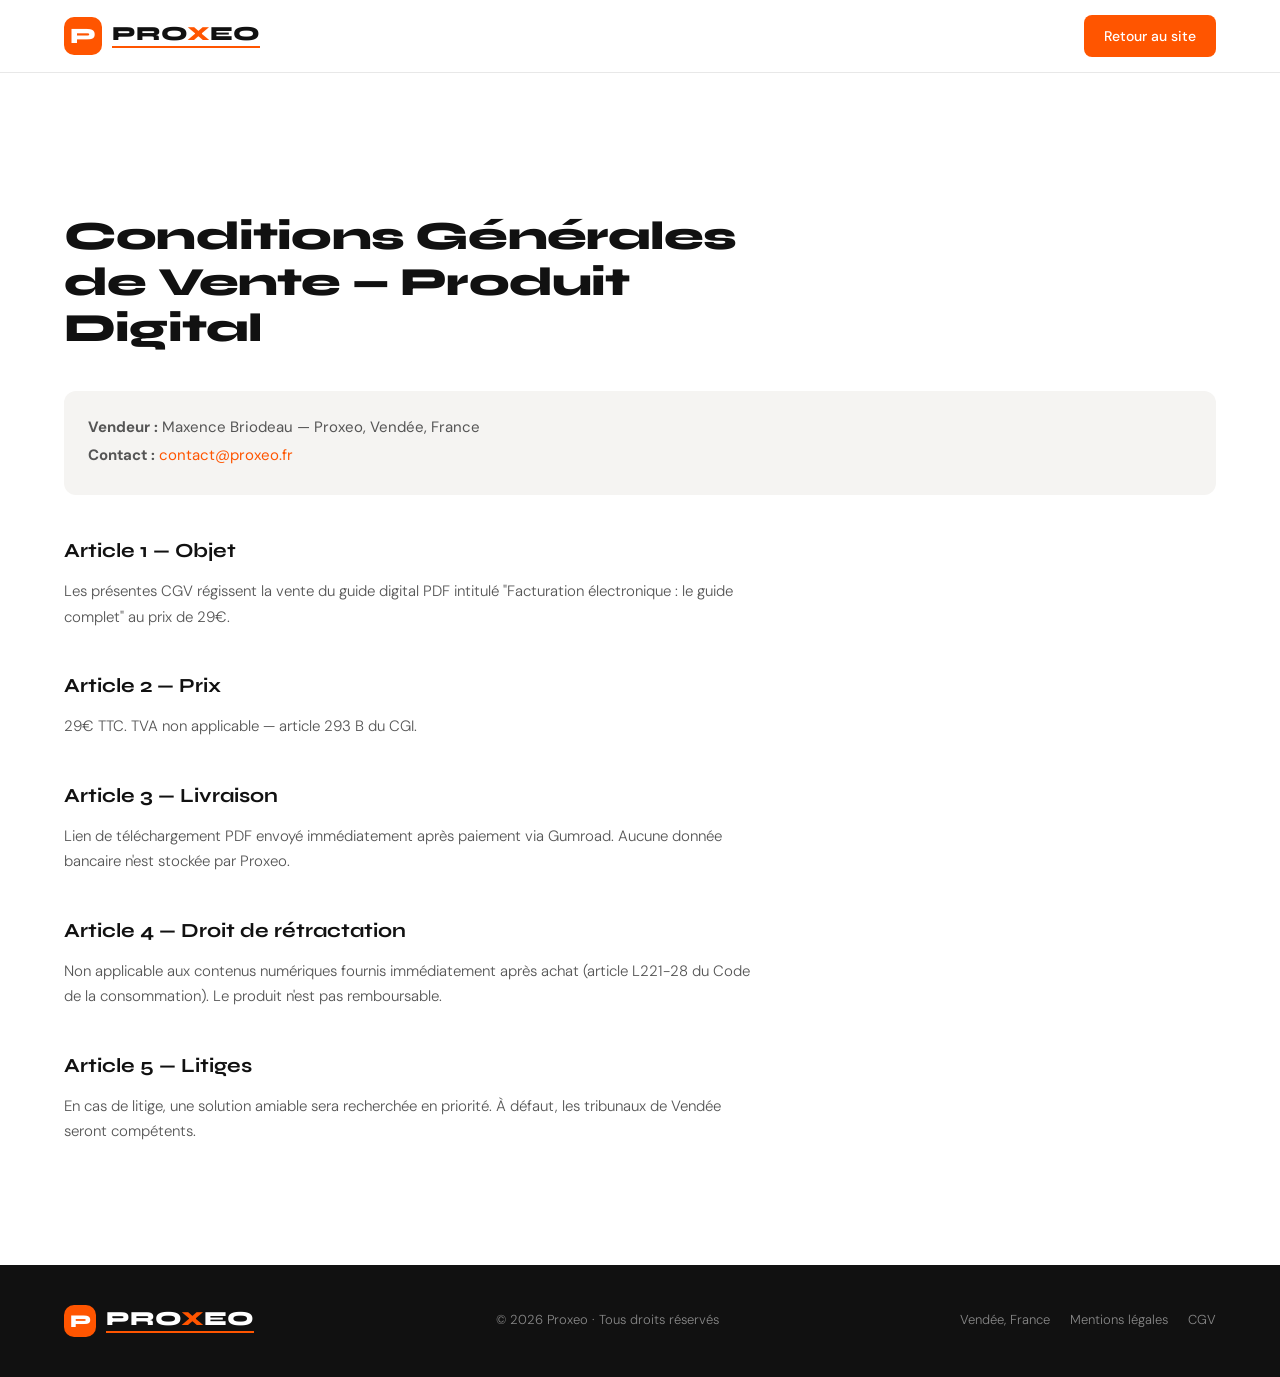
<file: cgv.html>
<!DOCTYPE html>
<html lang="fr">
<head>
  <meta charset="UTF-8">
  <meta name="viewport" content="width=device-width, initial-scale=1.0">
  <title>Conditions Générales de Vente — Proxeo</title>
  <link rel="icon" href="data:image/svg+xml,<svg xmlns='http://www.w3.org/2000/svg' viewBox='0 0 40 40'><rect width='40' height='40' rx='8' fill='%23FF5500'/><text x='50%25' y='54%25' dominant-baseline='middle' text-anchor='middle' fill='white' font-family='sans-serif' font-weight='900' font-size='24'>P</text></svg>">
  <link rel="preconnect" href="https://fonts.googleapis.com">
  <link rel="preconnect" href="https://fonts.gstatic.com" crossorigin>
  <link href="https://fonts.googleapis.com/css2?family=DM+Sans:wght@300;400;500&family=Syne:wght@700;800&display=swap" rel="stylesheet">
  <link rel="stylesheet" href="style.css">
</head>
<body>

  <header class="navbar">
    <div class="navbar-inner">
      <a href="/" class="logo" aria-label="Proxeo accueil">
        <div class="logo-icon-block">P</div>
        <div class="logo-wordmark">
          <span class="logo-wordmark-text">PRO<span class="text-orange">X</span>EO</span>
          <span class="logo-underline"></span>
        </div>
      </a>
      <a href="/" class="btn btn-orange" style="font-size:0.875rem;padding:10px 20px;">Retour au site</a>
    </div>
  </header>

  <section class="legal-page">
    <div class="container">
      <h1 class="legal-title">Conditions Générales de Vente — Produit Digital</h1>

      <div class="legal-meta">
        <p><strong>Vendeur :</strong> Maxence Briodeau — Proxeo, Vendée, France</p>
        <p><strong>Contact :</strong> <a href="mailto:contact@proxeo.fr" style="color:#FF5500;">contact@proxeo.fr</a></p>
      </div>

      <div class="legal-section">
        <h2>Article 1 — Objet</h2>
        <p>Les présentes CGV régissent la vente du guide digital PDF intitulé "Facturation électronique : le guide complet" au prix de 29€.</p>
      </div>

      <div class="legal-section">
        <h2>Article 2 — Prix</h2>
        <p>29€ TTC. TVA non applicable — article 293 B du CGI.</p>
      </div>

      <div class="legal-section">
        <h2>Article 3 — Livraison</h2>
        <p>Lien de téléchargement PDF envoyé immédiatement après paiement via Gumroad. Aucune donnée bancaire n'est stockée par Proxeo.</p>
      </div>

      <div class="legal-section">
        <h2>Article 4 — Droit de rétractation</h2>
        <p>Non applicable aux contenus numériques fournis immédiatement après achat (article L221-28 du Code de la consommation). Le produit n'est pas remboursable.</p>
      </div>

      <div class="legal-section">
        <h2>Article 5 — Litiges</h2>
        <p>En cas de litige, une solution amiable sera recherchée en priorité. À défaut, les tribunaux de Vendée seront compétents.</p>
      </div>
    </div>
  </section>

  <footer class="footer">
    <div class="container footer-inner">
      <div class="footer-logo">
        <div class="logo" style="gap:10px;">
          <div class="logo-icon-block logo-icon-block-sm">P</div>
          <div class="logo-wordmark">
            <span class="logo-wordmark-text logo-text-white">PRO<span class="text-orange">X</span>EO</span>
            <span class="logo-underline"></span>
          </div>
        </div>
      </div>
      <div class="footer-center">
        <div class="footer-center-row">&copy; 2026 Proxeo &middot; Tous droits réservés</div>
      </div>
      <div class="footer-right">
        <span class="footer-location">Vendée, France</span>
        <a href="mentions-legales.html" class="footer-link">Mentions légales</a>
        <a href="cgv.html" class="footer-link">CGV</a>
      </div>
    </div>
  </footer>

</body>
</html>
</file>
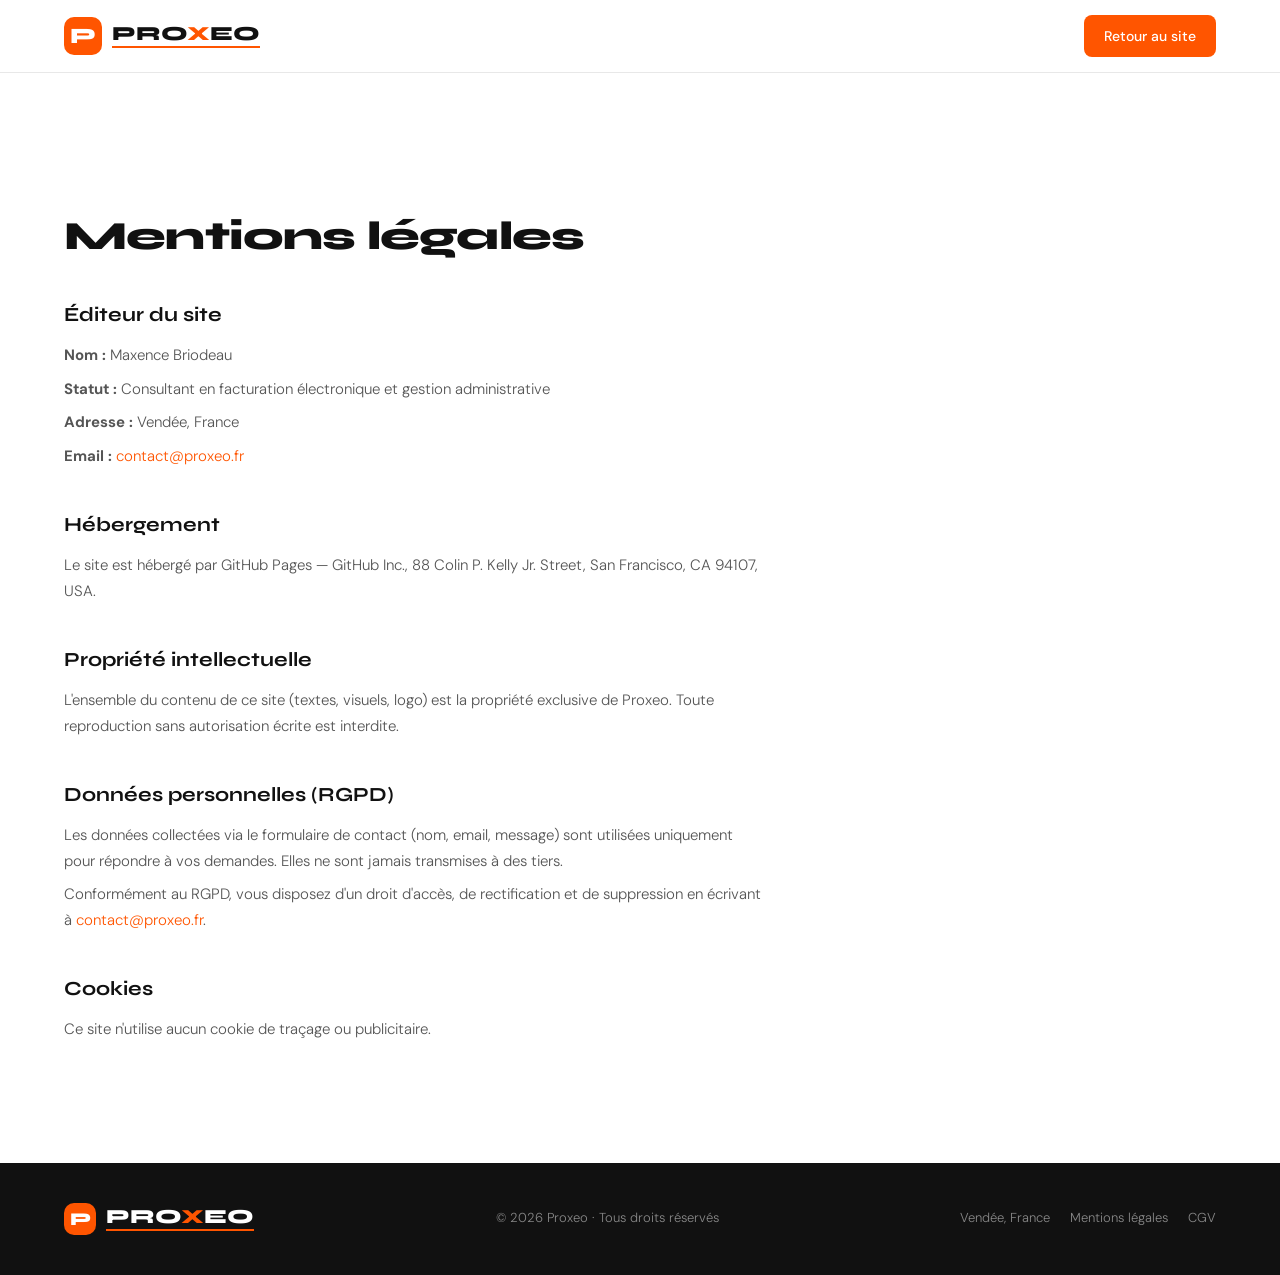
<file: mentions-legales.html>
<!DOCTYPE html>
<html lang="fr">
<head>
  <meta charset="UTF-8">
  <meta name="viewport" content="width=device-width, initial-scale=1.0">
  <title>Mentions légales — Proxeo</title>
  <link rel="icon" href="data:image/svg+xml,<svg xmlns='http://www.w3.org/2000/svg' viewBox='0 0 40 40'><rect width='40' height='40' rx='8' fill='%23FF5500'/><text x='50%25' y='54%25' dominant-baseline='middle' text-anchor='middle' fill='white' font-family='sans-serif' font-weight='900' font-size='24'>P</text></svg>">
  <link rel="preconnect" href="https://fonts.googleapis.com">
  <link rel="preconnect" href="https://fonts.gstatic.com" crossorigin>
  <link href="https://fonts.googleapis.com/css2?family=DM+Sans:wght@300;400;500&family=Syne:wght@700;800&display=swap" rel="stylesheet">
  <link rel="stylesheet" href="style.css">
</head>
<body>

  <header class="navbar">
    <div class="navbar-inner">
      <a href="/" class="logo" aria-label="Proxeo accueil">
        <div class="logo-icon-block">P</div>
        <div class="logo-wordmark">
          <span class="logo-wordmark-text">PRO<span class="text-orange">X</span>EO</span>
          <span class="logo-underline"></span>
        </div>
      </a>
      <a href="/" class="btn btn-orange" style="font-size:0.875rem;padding:10px 20px;">Retour au site</a>
    </div>
  </header>

  <section class="legal-page">
    <div class="container">
      <h1 class="legal-title">Mentions légales</h1>

      <div class="legal-section">
        <h2>Éditeur du site</h2>
        <p><strong>Nom :</strong> Maxence Briodeau</p>
        <p><strong>Statut :</strong> Consultant en facturation électronique et gestion administrative</p>
        <p><strong>Adresse :</strong> Vendée, France</p>
        <p><strong>Email :</strong> <a href="mailto:contact@proxeo.fr" style="color:#FF5500;">contact@proxeo.fr</a></p>
      </div>

      <div class="legal-section">
        <h2>Hébergement</h2>
        <p>Le site est hébergé par GitHub Pages — GitHub Inc., 88 Colin P. Kelly Jr. Street, San Francisco, CA 94107, USA.</p>
      </div>

      <div class="legal-section">
        <h2>Propriété intellectuelle</h2>
        <p>L'ensemble du contenu de ce site (textes, visuels, logo) est la propriété exclusive de Proxeo. Toute reproduction sans autorisation écrite est interdite.</p>
      </div>

      <div class="legal-section" id="rgpd">
        <h2>Données personnelles (RGPD)</h2>
        <p>Les données collectées via le formulaire de contact (nom, email, message) sont utilisées uniquement pour répondre à vos demandes. Elles ne sont jamais transmises à des tiers.</p>
        <p>Conformément au RGPD, vous disposez d'un droit d'accès, de rectification et de suppression en écrivant à <a href="mailto:contact@proxeo.fr" style="color:#FF5500;">contact@proxeo.fr</a>.</p>
      </div>

      <div class="legal-section">
        <h2>Cookies</h2>
        <p>Ce site n'utilise aucun cookie de traçage ou publicitaire.</p>
      </div>
    </div>
  </section>

  <footer class="footer">
    <div class="container footer-inner">
      <div class="footer-logo">
        <div class="logo" style="gap:10px;">
          <div class="logo-icon-block logo-icon-block-sm">P</div>
          <div class="logo-wordmark">
            <span class="logo-wordmark-text logo-text-white">PRO<span class="text-orange">X</span>EO</span>
            <span class="logo-underline"></span>
          </div>
        </div>
      </div>
      <div class="footer-center">
        <div class="footer-center-row">&copy; 2026 Proxeo &middot; Tous droits réservés</div>
      </div>
      <div class="footer-right">
        <span class="footer-location">Vendée, France</span>
        <a href="mentions-legales.html" class="footer-link">Mentions légales</a>
        <a href="cgv.html" class="footer-link">CGV</a>
      </div>
    </div>
  </footer>

</body>
</html>
</file>
<file: style.css>
/* ===== Reset & Variables ===== */
*, *::before, *::after {
  margin: 0;
  padding: 0;
  box-sizing: border-box;
}

:root {
  --black: #111111;
  --orange: #FF5500;
  --white: #FFFFFF;
  --gray: #F5F4F2;
  --dark-card: #1A1A1A;
  --font-heading: 'Syne', sans-serif;
  --font-body: 'DM Sans', sans-serif;
}

html {
  font-size: 16px;
  scroll-behavior: smooth;
  scroll-padding-top: 80px;
}

body {
  font-family: var(--font-body);
  font-weight: 400;
  color: var(--black);
  background: var(--white);
  line-height: 1.6;
  -webkit-font-smoothing: antialiased;
  -moz-osx-font-smoothing: grayscale;
  overflow-x: hidden;
}

a {
  text-decoration: none;
  color: inherit;
}

ul, ol {
  list-style: none;
}

img {
  max-width: 100%;
  display: block;
}

.container {
  max-width: 1200px;
  margin: 0 auto;
  padding: 0 24px;
}

/* ===== Accessibility ===== */
.skip-to-content {
  position: absolute;
  top: -100%;
  left: 16px;
  background: var(--orange);
  color: var(--white);
  padding: 12px 24px;
  border-radius: 0 0 8px 8px;
  font-family: var(--font-body);
  font-weight: 500;
  font-size: 0.875rem;
  z-index: 9999;
  transition: top 0.2s;
}

.skip-to-content:focus {
  top: 0;
}

*:focus-visible {
  outline: 2px solid var(--orange);
  outline-offset: 2px;
}

.text-orange {
  color: var(--orange);
}

.text-white {
  color: var(--white);
}

/* ===== Animations ===== */
.fade-in {
  opacity: 1;
  transform: translateY(0);
}

.js-loaded .fade-in {
  opacity: 0;
  transform: translateY(30px);
  transition: opacity 0.7s ease, transform 0.7s ease;
}

.js-loaded .fade-in.visible {
  opacity: 1;
  transform: translateY(0);
}

/* ===== Urgency Banner ===== */
.urgency-banner {
  background: var(--orange);
  color: var(--white);
  height: 42px;
  display: flex;
  align-items: center;
  justify-content: center;
  font-family: var(--font-body);
  font-size: 13px;
  font-weight: 400;
  position: relative;
  z-index: 1001;
}

.urgency-banner.hidden {
  display: none;
}

.urgency-link {
  color: var(--white);
  text-decoration: underline;
  font-weight: 500;
}

.urgency-link:hover {
  opacity: 0.85;
}

.urgency-close {
  position: absolute;
  right: 20px;
  background: none;
  border: none;
  color: var(--white);
  font-size: 20px;
  cursor: pointer;
  padding: 4px 8px;
  line-height: 1;
  opacity: 0.8;
  transition: opacity 0.2s;
}

.urgency-close:hover {
  opacity: 1;
}

/* ===== Navigation ===== */
.navbar {
  position: sticky;
  top: 0;
  left: 0;
  right: 0;
  z-index: 1000;
  background: var(--white);
  border-bottom: 1px solid #E8E8E8;
  transition: box-shadow 0.3s ease;
}

.navbar.scrolled {
  box-shadow: 0 2px 20px rgba(0, 0, 0, 0.06);
}

.navbar-inner {
  max-width: 1200px;
  margin: 0 auto;
  padding: 0 24px;
  display: flex;
  align-items: center;
  justify-content: space-between;
  height: 72px;
}

/* ===== Logo ===== */
.logo {
  display: flex;
  align-items: center;
  gap: 10px;
  flex-shrink: 0;
}

.logo-icon-block {
  width: 38px;
  height: 38px;
  background: var(--orange);
  border-radius: 10px;
  display: flex;
  align-items: center;
  justify-content: center;
  font-family: var(--font-heading);
  font-weight: 900;
  font-size: 22px;
  color: var(--white);
  line-height: 1;
}

.logo-icon-block-sm {
  width: 32px;
  height: 32px;
  font-size: 18px;
}

.logo-wordmark {
  display: flex;
  flex-direction: column;
  gap: 2px;
}

.logo-wordmark-text {
  font-family: var(--font-heading);
  font-weight: 800;
  font-size: 20px;
  color: var(--black);
  line-height: 1;
  letter-spacing: 0;
}

.logo-underline {
  display: block;
  width: 100%;
  height: 2px;
  background: var(--orange);
}

.logo-text-white {
  color: var(--white);
}

.nav-links {
  display: flex;
  align-items: center;
  gap: 36px;
}

.nav-link {
  font-family: var(--font-body);
  font-weight: 500;
  font-size: 0.9375rem;
  color: var(--black);
  transition: color 0.2s;
  position: relative;
}

.nav-link:hover {
  color: var(--orange);
}

.nav-link::after {
  content: '';
  position: absolute;
  bottom: -4px;
  left: 0;
  width: 0;
  height: 2px;
  background: var(--orange);
  transition: width 0.3s ease;
}

.nav-link:hover::after {
  width: 100%;
}

.nav-cta {
  font-size: 0.875rem;
  padding: 10px 20px;
}

/* Hamburger */
.hamburger {
  display: none;
  flex-direction: column;
  gap: 5px;
  background: none;
  border: none;
  cursor: pointer;
  padding: 8px;
  z-index: 1001;
}

.hamburger span {
  display: block;
  width: 24px;
  height: 2px;
  background: var(--black);
  transition: all 0.3s ease;
}

.hamburger.active span:nth-child(1) {
  transform: rotate(45deg) translate(5px, 5px);
}

.hamburger.active span:nth-child(2) {
  opacity: 0;
}

.hamburger.active span:nth-child(3) {
  transform: rotate(-45deg) translate(5px, -5px);
}

/* Mobile overlay */
.mobile-nav-overlay {
  display: none;
  position: fixed;
  inset: 0;
  top: 72px;
  background: var(--white);
  z-index: 999;
  padding: 40px 24px;
}

.mobile-nav-overlay.active {
  display: block;
}

.mobile-nav-links {
  display: flex;
  flex-direction: column;
  gap: 24px;
}

.mobile-nav-link {
  font-family: var(--font-heading);
  font-weight: 700;
  font-size: 1.5rem;
  color: var(--black);
  transition: color 0.2s;
}

.mobile-nav-link:hover {
  color: var(--orange);
}

.mobile-nav-cta {
  margin-top: 16px;
  text-align: center;
  font-size: 1rem;
}

/* ===== Buttons ===== */
.btn {
  display: inline-flex;
  align-items: center;
  gap: 8px;
  font-family: var(--font-body);
  font-weight: 500;
  font-size: 0.9375rem;
  padding: 14px 28px;
  border-radius: 8px;
  border: none;
  cursor: pointer;
  transition: all 0.25s ease;
  white-space: nowrap;
}

.btn .arrow {
  transition: transform 0.2s;
}

.btn:hover .arrow {
  transform: translateX(4px);
}

.btn-orange {
  background: var(--orange);
  color: var(--white);
}

.btn-orange:hover {
  background: #E64D00;
  transform: translateY(-1px);
  box-shadow: 0 4px 16px rgba(255, 85, 0, 0.3);
}

.btn-black {
  background: var(--black);
  color: var(--white);
}

.btn-black:hover {
  background: var(--orange);
  transform: translateY(-1px);
  box-shadow: 0 4px 16px rgba(255, 85, 0, 0.3);
}

.btn-text {
  background: transparent;
  color: var(--black);
  padding: 14px 0;
  font-weight: 500;
}

.btn-text:hover {
  color: var(--orange);
}

.btn-submit:hover {
  background: var(--orange);
}

/* ===== Hero ===== */
.hero {
  padding: 100px 0 80px;
  background: var(--white);
}

.hero-content {
  max-width: 720px;
}

.badge {
  display: inline-flex;
  align-items: center;
  gap: 8px;
  background: rgba(255, 85, 0, 0.08);
  color: var(--orange);
  font-family: var(--font-body);
  font-weight: 500;
  font-size: 0.8125rem;
  padding: 8px 16px;
  border-radius: 50px;
  margin-bottom: 32px;
}

.badge::before {
  content: '';
  display: block;
  width: 6px;
  height: 6px;
  background: var(--orange);
  border-radius: 50%;
}

.hero-title {
  font-family: var(--font-heading);
  font-weight: 800;
  font-size: 4rem;
  line-height: 1.08;
  letter-spacing: -0.02em;
  margin-bottom: 24px;
  color: var(--black);
}

.hero-subtitle {
  font-family: var(--font-body);
  font-weight: 300;
  font-size: 1.1875rem;
  line-height: 1.7;
  color: #555555;
  max-width: 600px;
  margin-bottom: 40px;
}

.hero-ctas {
  display: flex;
  align-items: center;
  gap: 16px;
  flex-wrap: wrap;
}

.hero-stats {
  display: flex;
  gap: 0;
  margin-top: 80px;
  border-top: 1px solid #E8E8E8;
  padding-top: 40px;
}

.stat {
  flex: 1;
  display: flex;
  flex-direction: column;
  gap: 4px;
}

.stat-number {
  font-family: var(--font-heading);
  font-weight: 800;
  font-size: 2rem;
  color: var(--orange);
}

.stat-label {
  font-family: var(--font-body);
  font-weight: 400;
  font-size: 0.875rem;
  color: #777777;
}

.stat-label-muted {
  font-size: 13px;
  color: #888888;
}

/* ===== Section shared ===== */
.section-label {
  font-family: var(--font-body);
  font-weight: 500;
  font-size: 0.75rem;
  letter-spacing: 0.15em;
  text-transform: uppercase;
  color: var(--orange);
  margin-bottom: 16px;
}

.section-title {
  font-family: var(--font-heading);
  font-weight: 800;
  font-size: 2.75rem;
  line-height: 1.15;
  letter-spacing: -0.02em;
  margin-bottom: 48px;
  max-width: 640px;
}

/* ===== Services ===== */
.services {
  background: var(--black);
  padding: 120px 0;
}

.services-grid {
  display: grid;
  grid-template-columns: repeat(3, 1fr);
  gap: 0;
}

.service-card {
  background: var(--dark-card);
  padding: 40px 32px;
  display: flex;
  flex-direction: column;
  transition: background 0.3s ease, transform 0.3s ease;
}

.service-card:first-child {
  border-radius: 12px 0 0 12px;
}

.service-card:last-child {
  border-radius: 0 12px 12px 0;
}

.service-card:hover {
  background: #222222;
  transform: translateY(-4px);
}

.service-icon {
  width: 48px;
  height: 48px;
  background: rgba(255, 85, 0, 0.1);
  border-radius: 10px;
  display: flex;
  align-items: center;
  justify-content: center;
  margin-bottom: 24px;
}

.service-title {
  font-family: var(--font-heading);
  font-weight: 700;
  font-size: 1.25rem;
  color: var(--white);
  margin-bottom: 12px;
}

.service-desc {
  font-family: var(--font-body);
  font-weight: 300;
  font-size: 0.9375rem;
  color: #AAAAAA;
  line-height: 1.7;
  flex: 1;
  margin-bottom: 24px;
}

.service-tag {
  font-family: var(--font-body);
  font-weight: 500;
  font-size: 0.75rem;
  letter-spacing: 0.1em;
  color: var(--orange);
  display: flex;
  align-items: center;
  gap: 6px;
}

/* ===== Value Props ===== */
.value-props {
  background: var(--white);
  padding: 120px 0;
}

.value-props-grid {
  display: grid;
  grid-template-columns: repeat(3, 1fr);
  gap: 24px;
}

.value-prop-card {
  background: var(--white);
  border: 1px solid #eeeeee;
  border-radius: 12px;
  padding: 32px;
  text-align: center;
  transition: border-color 0.3s, transform 0.3s;
}

.value-prop-card:hover {
  border-color: var(--orange);
  transform: translateY(-3px);
}

.value-prop-icon {
  font-size: 2rem;
  margin-bottom: 16px;
}

.value-prop-title {
  font-family: var(--font-heading);
  font-weight: 700;
  font-size: 1.125rem;
  color: var(--black);
  margin-bottom: 10px;
}

.value-prop-desc {
  font-family: var(--font-body);
  font-weight: 300;
  font-size: 0.9375rem;
  line-height: 1.7;
  color: #666666;
}

/* ===== CTA Band ===== */
.cta-band {
  background: var(--gray);
  padding: 56px 60px;
}

.cta-band-content {
  text-align: center;
  max-width: 600px;
  margin: 0 auto;
}

.cta-band-title {
  font-family: var(--font-heading);
  font-weight: 800;
  font-size: 1.75rem;
  line-height: 1.2;
  margin-bottom: 16px;
  color: var(--black);
}

.cta-band-text {
  font-family: var(--font-body);
  font-weight: 300;
  font-size: 1rem;
  line-height: 1.6;
  color: #666666;
  margin-bottom: 28px;
}

/* ===== Guide ===== */
.guide {
  background: var(--gray);
  padding: 120px 0;
}

.guide-grid {
  display: grid;
  grid-template-columns: 1fr 1fr;
  gap: 64px;
  align-items: center;
}

.guide-card {
  background: var(--black);
  border-radius: 16px;
  padding: 48px 40px;
  color: var(--white);
}

.guide-card-label {
  font-family: var(--font-body);
  font-weight: 500;
  font-size: 0.6875rem;
  letter-spacing: 0.15em;
  color: var(--orange);
  margin-bottom: 20px;
}

.guide-card-title {
  font-family: var(--font-heading);
  font-weight: 700;
  font-size: 1.5rem;
  line-height: 1.3;
  margin-bottom: 32px;
}

.guide-chapters {
  display: flex;
  flex-direction: column;
  gap: 16px;
  margin-bottom: 40px;
}

.guide-chapter {
  font-family: var(--font-body);
  font-weight: 400;
  font-size: 0.9375rem;
  color: #BBBBBB;
  display: flex;
  align-items: center;
  gap: 12px;
}

.chapter-dash {
  color: var(--orange);
  font-weight: 700;
}

.guide-price-block {
  display: flex;
  align-items: baseline;
  gap: 16px;
  padding-top: 32px;
  border-top: 1px solid #333333;
}

.guide-price {
  font-family: var(--font-heading);
  font-weight: 800;
  font-size: 3rem;
  color: var(--white);
}

.guide-price-sub {
  font-family: var(--font-body);
  font-weight: 300;
  font-size: 0.8125rem;
  color: #888888;
}

.guide-content .section-label {
  margin-bottom: 16px;
}

.guide-content .section-title {
  margin-bottom: 24px;
}

.guide-text {
  font-family: var(--font-body);
  font-weight: 300;
  font-size: 1rem;
  line-height: 1.7;
  color: #555555;
  margin-bottom: 32px;
}

.guide-benefits {
  display: flex;
  flex-direction: column;
  gap: 14px;
  margin-bottom: 40px;
}

.guide-benefits li {
  display: flex;
  align-items: center;
  gap: 12px;
  font-family: var(--font-body);
  font-weight: 400;
  font-size: 0.9375rem;
  color: var(--black);
}

.check {
  color: var(--orange);
  font-weight: 700;
  font-size: 1.125rem;
}

.guide-not-for {
  background: rgba(255, 85, 0, 0.05);
  border-left: 3px solid var(--orange);
  border-radius: 0 8px 8px 0;
  padding: 20px 24px;
  margin-bottom: 32px;
}

.guide-not-for-title {
  font-family: var(--font-body);
  font-weight: 500;
  font-size: 0.875rem;
  color: var(--black);
  margin-bottom: 10px;
}

.guide-not-for-list {
  display: flex;
  flex-direction: column;
  gap: 6px;
  list-style: none;
}

.guide-not-for-list li {
  font-family: var(--font-body);
  font-weight: 300;
  font-size: 0.8125rem;
  color: #777777;
  padding-left: 16px;
  position: relative;
}

.guide-not-for-list li::before {
  content: '✕';
  position: absolute;
  left: 0;
  color: #CC4400;
  font-size: 0.75rem;
}

.guide-payment-info {
  font-family: var(--font-body);
  font-weight: 300;
  font-size: 12px;
  color: #888888;
  margin-top: 12px;
  text-align: center;
}

.guide-guarantee {
  font-family: var(--font-body);
  font-weight: 400;
  font-size: 0.75rem;
  color: #999999;
  margin-top: 6px;
  text-align: center;
  font-style: italic;
}

/* ===== About ===== */
.about {
  background: var(--white);
  padding: 120px 0;
}

.about .section-title {
  max-width: 700px;
}

.about-layout {
  display: grid;
  grid-template-columns: 2fr 3fr;
  gap: 56px;
  align-items: start;
}

.about-photo-col {
  display: flex;
  flex-direction: column;
  align-items: center;
  text-align: center;
  gap: 12px;
}

.about-photo {
  width: 160px;
  height: 160px;
  border-radius: 50%;
  border: 3px solid var(--orange);
  object-fit: cover;
}

.about-photo-name {
  font-family: var(--font-body);
  font-weight: 500;
  font-size: 1rem;
  color: var(--black);
}

.about-photo-role {
  font-family: var(--font-body);
  font-weight: 300;
  font-size: 0.8125rem;
  color: #999999;
}

.about-text-col {
  display: flex;
  flex-direction: column;
}

.about-text {
  font-family: var(--font-body);
  font-weight: 300;
  font-size: 1.0625rem;
  line-height: 1.7;
  color: #555555;
  max-width: 660px;
  margin-bottom: 40px;
}

.reassurance-grid {
  display: grid;
  grid-template-columns: 1fr;
  gap: 16px;
}

.reassurance-card {
  padding: 24px;
  border: 1px solid #E8E8E8;
  border-radius: 12px;
  transition: border-color 0.3s, transform 0.3s;
  display: flex;
  align-items: flex-start;
  gap: 16px;
}

.reassurance-card:hover {
  border-color: var(--orange);
  transform: translateY(-2px);
}

.reassurance-icon {
  width: 48px;
  height: 48px;
  background: rgba(255, 85, 0, 0.08);
  border-radius: 10px;
  display: flex;
  align-items: center;
  justify-content: center;
  flex-shrink: 0;
}

.reassurance-title {
  font-family: var(--font-heading);
  font-weight: 700;
  font-size: 1rem;
  margin-bottom: 4px;
}

.reassurance-desc {
  font-family: var(--font-body);
  font-weight: 300;
  font-size: 0.875rem;
  color: #777777;
}

/* ===== FAQ ===== */
.faq {
  background: var(--white);
  padding: 0 0 120px;
}

.faq .section-title {
  margin-bottom: 48px;
}

.faq-list {
  max-width: 760px;
}

.faq-item {
  border-bottom: 1px solid #E8E8E8;
}

.faq-item:first-child {
  border-top: 1px solid #E8E8E8;
}

.faq-question {
  width: 100%;
  display: flex;
  align-items: center;
  justify-content: space-between;
  padding: 24px 0;
  background: none;
  border: none;
  cursor: pointer;
  font-family: var(--font-body);
  font-weight: 500;
  font-size: 1.0625rem;
  color: var(--black);
  text-align: left;
  line-height: 1.4;
  transition: color 0.2s;
}

.faq-question:hover {
  color: var(--orange);
}

.faq-icon {
  font-size: 1.5rem;
  font-weight: 300;
  color: var(--orange);
  flex-shrink: 0;
  margin-left: 16px;
  transition: transform 0.3s ease;
}

.faq-item.active .faq-icon {
  transform: rotate(45deg);
}

.faq-answer {
  max-height: 0;
  overflow: hidden;
  transition: max-height 0.4s ease, padding 0.4s ease;
}

.faq-item.active .faq-answer {
  max-height: 300px;
}

.faq-answer p {
  padding-bottom: 24px;
  font-family: var(--font-body);
  font-weight: 300;
  font-size: 0.9375rem;
  line-height: 1.7;
  color: #666666;
}

/* ===== Contact ===== */
.contact {
  background: var(--white);
  padding: 0 0 120px;
}

.contact-wrapper {
  max-width: 640px;
  margin: 0 auto;
}

.contact-subtitle {
  font-family: var(--font-body);
  font-weight: 300;
  font-size: 1.0625rem;
  color: #555555;
  margin-bottom: 24px;
}

.contact-info {
  text-align: center;
  margin-bottom: 32px;
}

.contact-info-line {
  font-family: var(--font-body);
  font-weight: 400;
  font-size: 14px;
  color: #888888;
  margin-bottom: 12px;
}

.contact-info-line:last-child {
  margin-bottom: 0;
}

.contact-email-link {
  color: #888888;
  transition: color 0.2s;
}

.contact-email-link:hover {
  color: var(--orange);
}

.contact-form {
  display: flex;
  flex-direction: column;
  gap: 20px;
}

.form-row {
  display: grid;
  grid-template-columns: 1fr 1fr;
  gap: 20px;
}

.form-group {
  display: flex;
  flex-direction: column;
}

.form-group label {
  font-family: var(--font-body);
  font-weight: 500;
  font-size: 0.875rem;
  color: var(--black);
  margin-bottom: 8px;
}

.form-group input,
.form-group select,
.form-group textarea {
  font-family: var(--font-body);
  font-weight: 400;
  font-size: 0.9375rem;
  padding: 14px 16px;
  border: 1px solid #DDDDDD;
  border-radius: 8px;
  background: var(--white);
  color: var(--black);
  outline: none;
  transition: border-color 0.2s, box-shadow 0.2s;
}

.form-group input::placeholder,
.form-group textarea::placeholder {
  color: #AAAAAA;
}

.form-group input:focus,
.form-group select:focus,
.form-group textarea:focus {
  border-color: var(--orange);
  box-shadow: 0 0 0 3px rgba(255, 85, 0, 0.08);
}

.form-group input.error,
.form-group select.error,
.form-group textarea.error {
  border-color: #E03E3E;
}

.form-error {
  font-family: var(--font-body);
  font-size: 0.75rem;
  color: #E03E3E;
  margin-top: 4px;
  min-height: 0;
}

.form-group textarea {
  resize: vertical;
  min-height: 120px;
}

.form-group select {
  appearance: none;
  background-image: url("data:image/svg+xml,%3Csvg width='12' height='8' viewBox='0 0 12 8' fill='none' xmlns='http://www.w3.org/2000/svg'%3E%3Cpath d='M1 1.5L6 6.5L11 1.5' stroke='%23999' stroke-width='1.5' stroke-linecap='round' stroke-linejoin='round'/%3E%3C/svg%3E");
  background-repeat: no-repeat;
  background-position: right 16px center;
  padding-right: 40px;
}

.btn-submit {
  align-self: flex-start;
  margin-top: 8px;
  font-size: 1rem;
  padding: 16px 32px;
}

.form-submit-error {
  font-family: var(--font-body);
  font-weight: 400;
  font-size: 0.875rem;
  color: #E03E3E;
  margin-top: 12px;
  padding: 12px 16px;
  background: #FDE8E8;
  border-radius: 8px;
}

.form-success {
  text-align: center;
  padding: 60px 0;
}

.success-icon {
  width: 64px;
  height: 64px;
  background: rgba(255, 85, 0, 0.08);
  border-radius: 50%;
  display: flex;
  align-items: center;
  justify-content: center;
  margin: 0 auto 24px;
  font-size: 1.5rem;
  color: var(--orange);
}

.form-success h3 {
  font-family: var(--font-heading);
  font-weight: 700;
  font-size: 1.5rem;
  margin-bottom: 8px;
}

.form-success p {
  font-family: var(--font-body);
  font-weight: 300;
  color: #666666;
}

/* ===== Footer ===== */
.footer {
  background: var(--black);
  padding: 40px 0;
}

.footer-inner {
  display: flex;
  align-items: center;
  justify-content: space-between;
  flex-wrap: wrap;
  gap: 20px;
}

.footer-center {
  display: flex;
  flex-direction: column;
  align-items: center;
  gap: 8px;
}

.footer-center-row {
  font-family: var(--font-body);
  font-weight: 300;
  font-size: 0.8125rem;
  color: #888888;
  display: flex;
  align-items: center;
  gap: 12px;
}

.footer-social {
  color: #888888;
  transition: color 0.2s;
  display: flex;
  align-items: center;
}

.footer-social:hover {
  color: var(--orange);
}

.footer-siret {
  font-family: var(--font-body);
  font-weight: 300;
  font-size: 12px;
  color: #555555;
}

.footer-right {
  display: flex;
  align-items: center;
  gap: 20px;
  font-family: var(--font-body);
  font-size: 0.8125rem;
}

.footer-location {
  color: #888888;
  font-weight: 300;
}

.footer-link {
  color: #888888;
  font-weight: 300;
  transition: color 0.2s;
}

.footer-link:hover {
  color: var(--orange);
}

/* ===== Legal Pages ===== */
.legal-page {
  padding: 140px 0 80px;
}

.legal-title {
  font-family: var(--font-heading);
  font-weight: 800;
  font-size: 2.5rem;
  line-height: 1.15;
  letter-spacing: -0.02em;
  margin-bottom: 40px;
  max-width: 700px;
}

.legal-meta {
  margin-bottom: 40px;
  padding: 24px;
  background: var(--gray);
  border-radius: 12px;
}

.legal-meta p {
  font-family: var(--font-body);
  font-weight: 400;
  font-size: 0.9375rem;
  color: #555555;
  margin-bottom: 4px;
}

.legal-section {
  margin-bottom: 40px;
  max-width: 700px;
}

.legal-section h2 {
  font-family: var(--font-heading);
  font-weight: 700;
  font-size: 1.25rem;
  margin-bottom: 12px;
  color: var(--black);
}

.legal-section p {
  font-family: var(--font-body);
  font-weight: 300;
  font-size: 0.9375rem;
  line-height: 1.7;
  color: #555555;
  margin-bottom: 8px;
}

/* ===== Honeypot (anti-spam) ===== */
.form-honey {
  position: absolute;
  left: -9999px;
  height: 0;
  overflow: hidden;
  opacity: 0;
  pointer-events: none;
}

/* ===== Process Section ===== */
.process {
  background: var(--white);
  padding: 120px 0;
}

.process-grid {
  display: flex;
  align-items: flex-start;
  gap: 0;
  max-width: 900px;
}

.process-step {
  flex: 1;
  text-align: center;
  padding: 0 24px;
}

.process-number {
  width: 56px;
  height: 56px;
  background: var(--orange);
  color: var(--white);
  font-family: var(--font-heading);
  font-weight: 800;
  font-size: 1.5rem;
  border-radius: 50%;
  display: flex;
  align-items: center;
  justify-content: center;
  margin: 0 auto 20px;
}

.process-step-title {
  font-family: var(--font-heading);
  font-weight: 700;
  font-size: 1.125rem;
  color: var(--black);
  margin-bottom: 10px;
  line-height: 1.3;
}

.process-step-desc {
  font-family: var(--font-body);
  font-weight: 300;
  font-size: 0.9375rem;
  color: #666666;
  line-height: 1.6;
}

.process-connector {
  width: 60px;
  height: 2px;
  background: #E8E8E8;
  flex-shrink: 0;
  margin-top: 28px;
}

/* ===== Final CTA ===== */
.final-cta {
  background: var(--black);
  padding: 80px 0;
}

.final-cta-content {
  text-align: center;
  max-width: 640px;
  margin: 0 auto;
}

.final-cta-title {
  font-family: var(--font-heading);
  font-weight: 800;
  font-size: 2.25rem;
  line-height: 1.15;
  color: var(--white);
  margin-bottom: 16px;
}

.final-cta-text {
  font-family: var(--font-body);
  font-weight: 300;
  font-size: 1.0625rem;
  line-height: 1.6;
  color: #AAAAAA;
  margin-bottom: 32px;
}

.final-cta-buttons {
  display: flex;
  align-items: center;
  justify-content: center;
  gap: 16px;
  flex-wrap: wrap;
}

/* ===== Responsive ===== */
@media (max-width: 1024px) {
  .hero-title {
    font-size: 3rem;
  }

  .section-title {
    font-size: 2.25rem;
  }

  .services-grid {
    grid-template-columns: 1fr;
    gap: 0;
  }

  .service-card {
    border-radius: 0 !important;
  }

  .service-card:first-child {
    border-radius: 12px 12px 0 0 !important;
  }

  .service-card:last-child {
    border-radius: 0 0 12px 12px !important;
  }

  .guide-grid {
    grid-template-columns: 1fr;
    gap: 48px;
  }

  .about-layout {
    grid-template-columns: 1fr;
    gap: 40px;
  }

  .about-photo-col {
    align-items: center;
  }

  .reassurance-grid {
    grid-template-columns: 1fr;
  }

  .value-props-grid {
    grid-template-columns: 1fr;
  }

  .process-grid {
    flex-direction: column;
    align-items: center;
    gap: 32px;
  }

  .process-connector {
    width: 2px;
    height: 32px;
    margin: 0;
  }
}

@media (max-width: 768px) {
  .nav-links,
  .nav-cta {
    display: none;
  }

  .hamburger {
    display: flex;
  }

  .hero {
    padding: 80px 0 60px;
  }

  .hero-title {
    font-size: 2.5rem;
  }

  .hero-subtitle {
    font-size: 1rem;
  }

  .hero-stats {
    flex-direction: column;
    gap: 24px;
    margin-top: 48px;
    padding-top: 32px;
  }

  .stat {
    flex-direction: row;
    align-items: baseline;
    gap: 12px;
  }

  .section-title {
    font-size: 2rem;
  }

  .services,
  .guide,
  .about,
  .value-props,
  .process {
    padding: 80px 0;
  }

  .final-cta {
    padding: 60px 0;
  }

  .final-cta-title {
    font-size: 1.75rem;
  }

  .faq {
    padding: 0 0 80px;
  }

  .contact {
    padding: 0 0 80px;
  }

  .cta-band {
    padding: 40px 24px;
  }

  .cta-band-title {
    font-size: 1.5rem;
  }

  .guide-card {
    padding: 32px 28px;
  }

  .guide-price {
    font-size: 2.25rem;
  }

  .form-row {
    grid-template-columns: 1fr;
  }

  .footer-inner {
    flex-direction: column;
    text-align: center;
    gap: 16px;
  }

  .footer-right {
    flex-wrap: wrap;
    justify-content: center;
    gap: 12px;
  }

  .btn-submit {
    width: 100%;
    justify-content: center;
  }

  .urgency-banner {
    font-size: 11px;
    padding: 0 40px;
  }
}

@media (max-width: 480px) {
  .hero-title {
    font-size: 2rem;
  }

  .section-title {
    font-size: 1.625rem;
  }

  .hero-ctas {
    flex-direction: column;
    align-items: flex-start;
  }

  .container {
    padding: 0 16px;
  }
}
</file>
